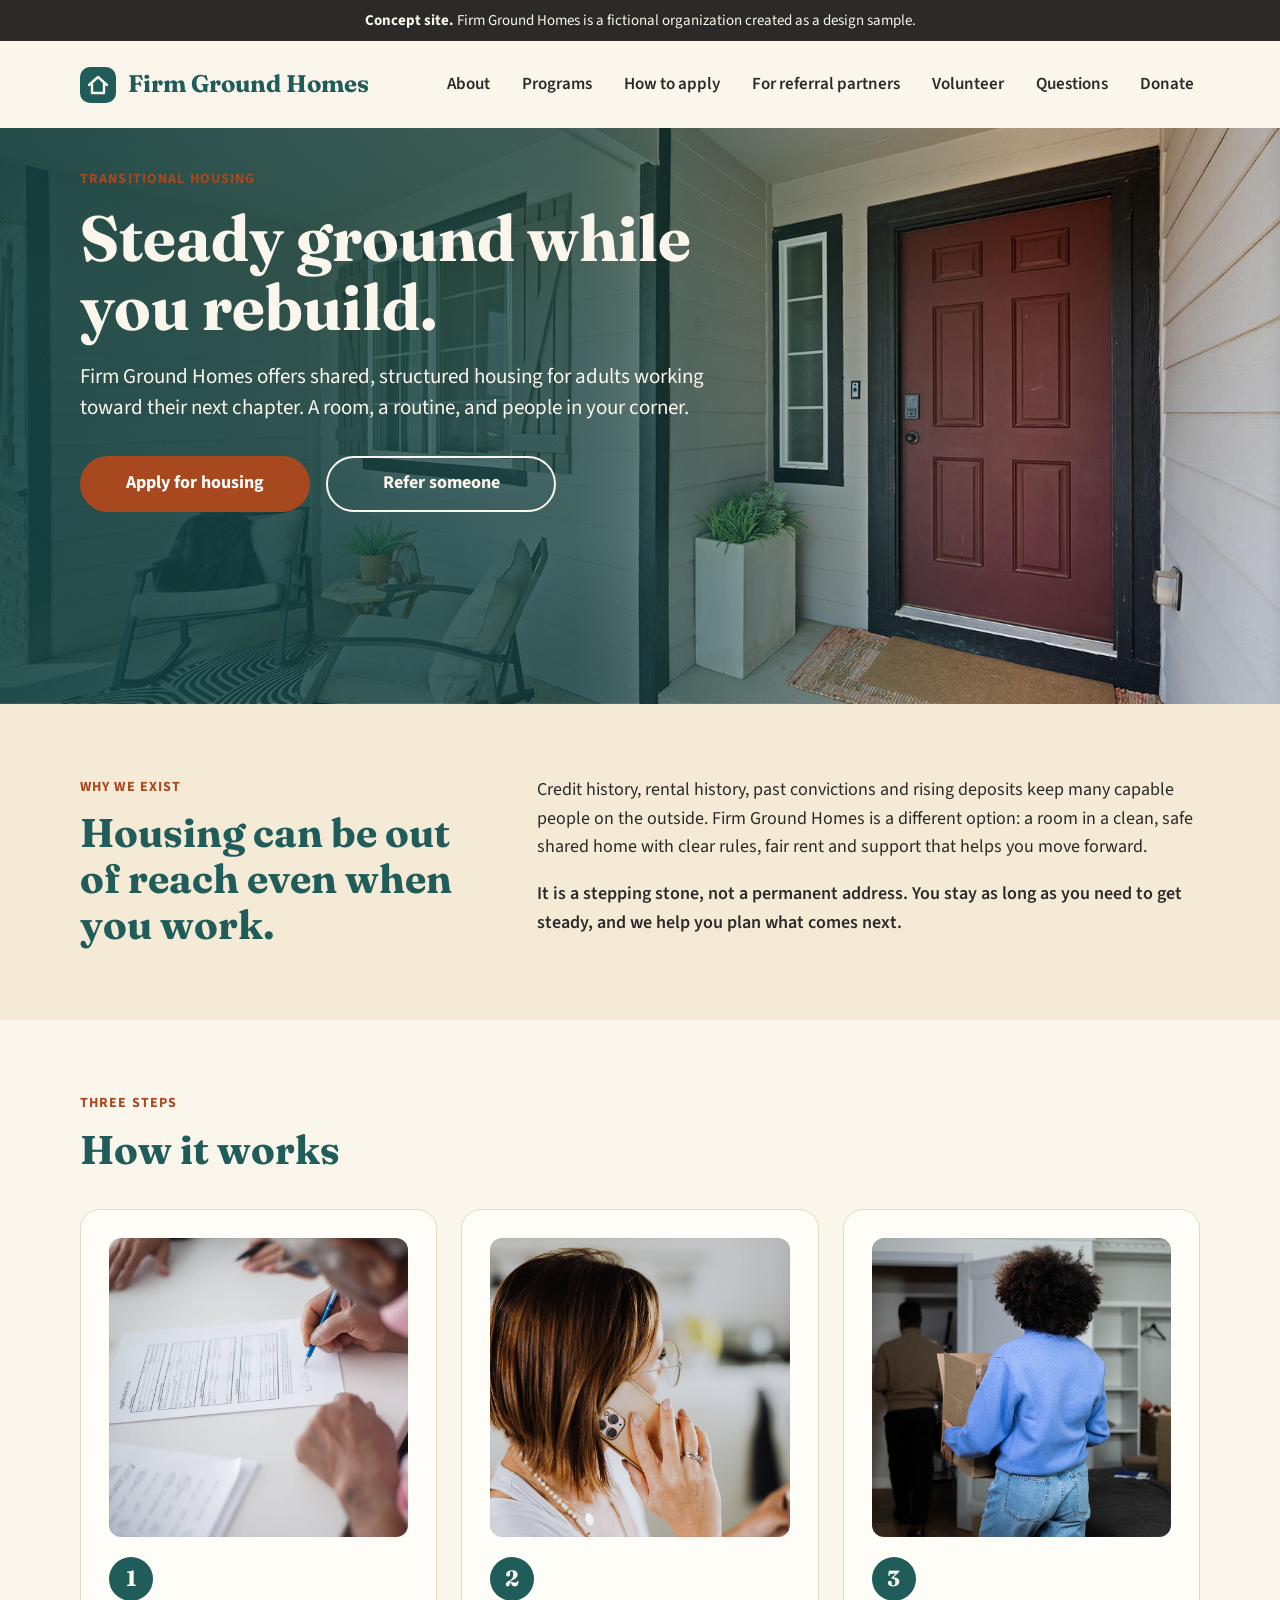
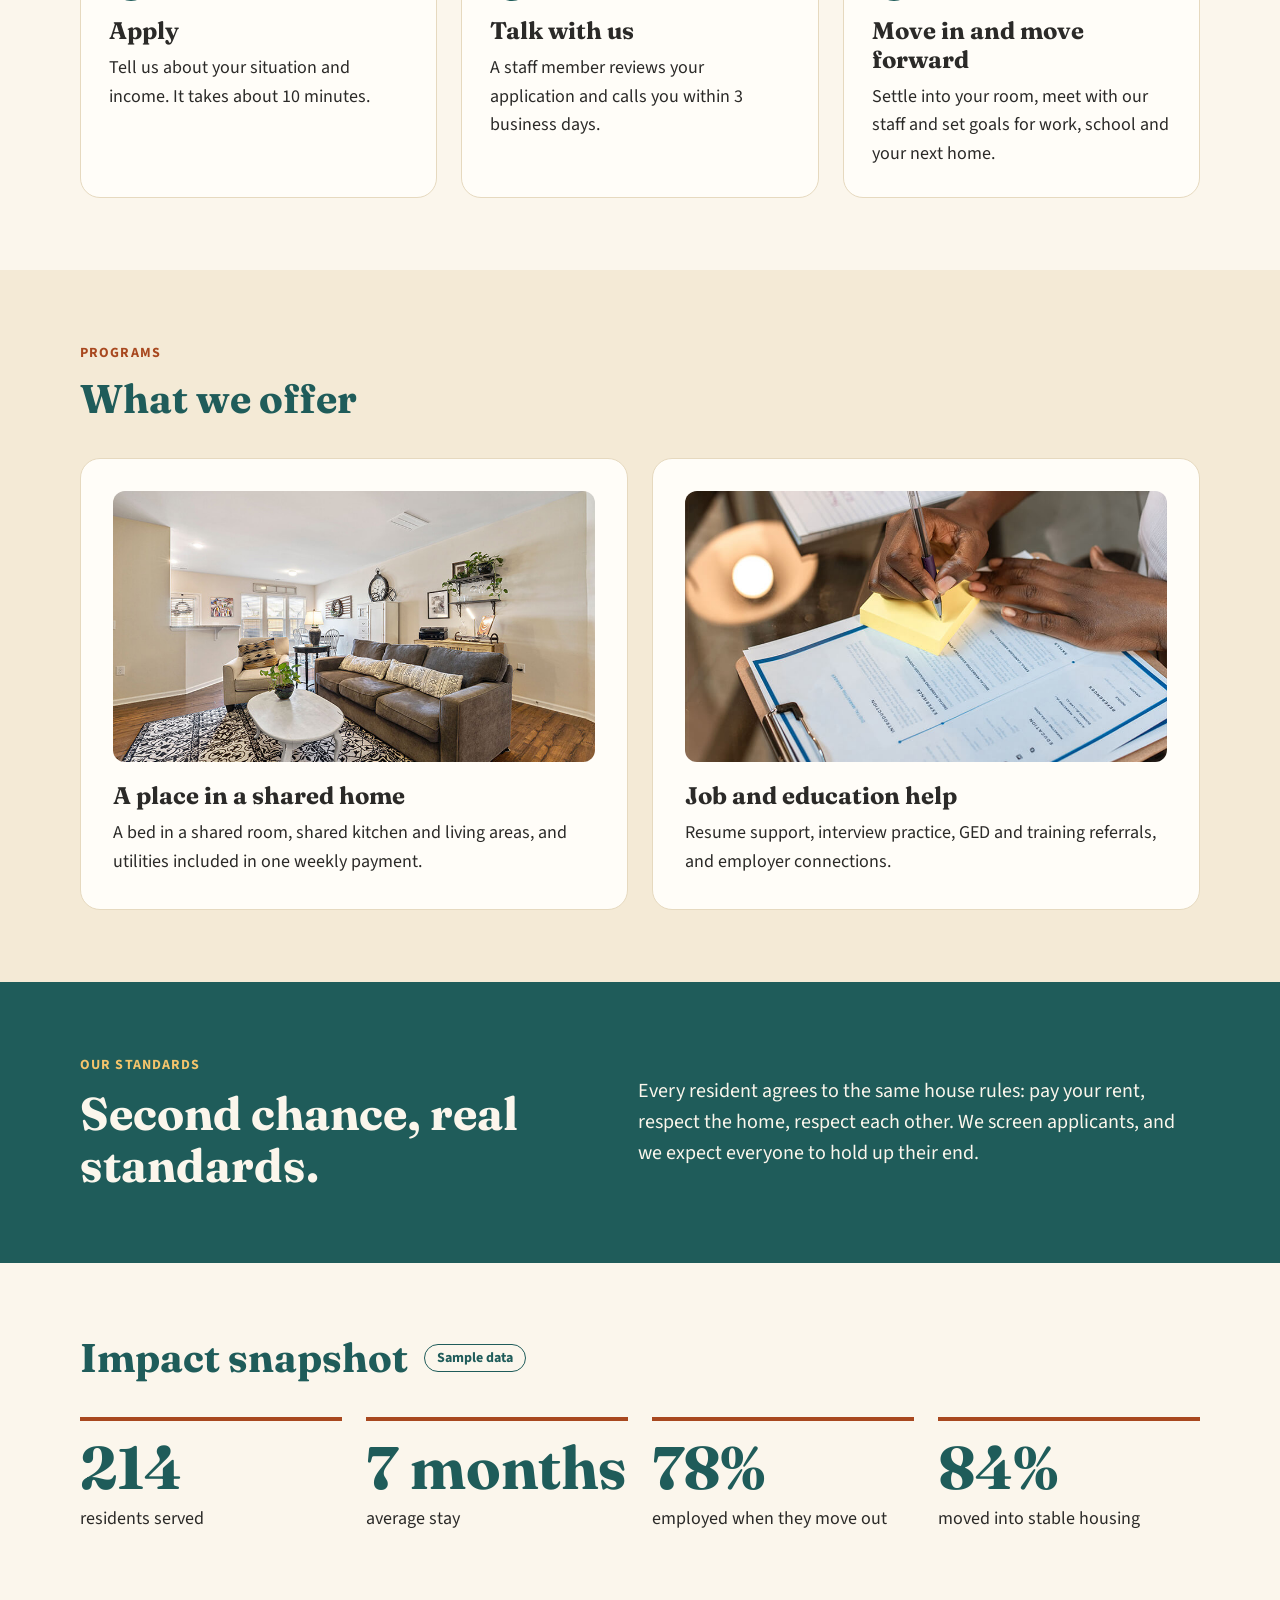
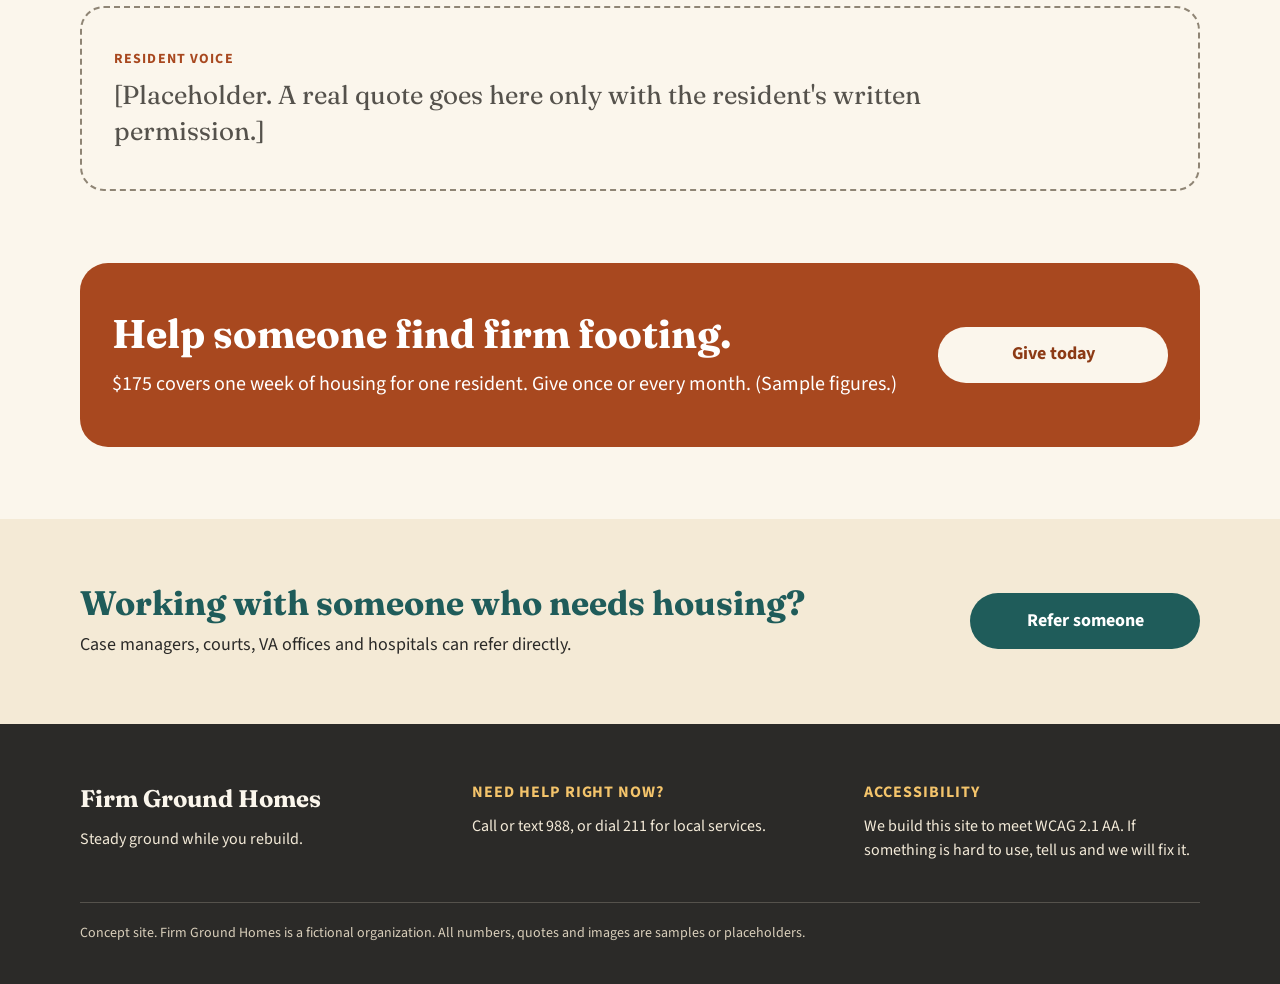
<file: index.html>
<!doctype html>
<html lang="en">
<head>
<meta charset="utf-8">
<meta name="viewport" content="width=device-width, initial-scale=1">
<meta name="robots" content="noindex">
<title>Firm Ground Homes: Home</title>
<link rel="stylesheet" href="https://fonts.googleapis.com/css2?family=Fraunces:opsz,wght@9..144,500;9..144,700&amp;family=Source+Sans+3:wght@400;600;700&amp;display=swap">
<link rel="stylesheet" href="assets/styles.css">
</head>
<body>


<div class="site">

<div class="concept-banner"><strong>Concept site.</strong> Firm Ground Homes is a fictional organization created as a design sample.</div>

<header class="site-header">
<a href="#" class="site-logo">
<svg width="36" height="36" viewBox="0 0 36 36" aria-hidden="true"><rect width="36" height="36" rx="10" fill="#1F5C5A"/><path d="M9 18 L18 10 L27 18 M12 17v9h12v-9" fill="none" stroke="#FBF6EC" stroke-width="2.4" stroke-linecap="round" stroke-linejoin="round"/></svg>
<span class="site-logo__name">Firm Ground Homes</span>
</a>
<button class="site-nav__toggle" type="button" aria-expanded="false" aria-controls="site-nav">
<span class="site-nav__toggle-icon" aria-hidden="true"></span>
<span class="visually-hidden">Menu</span>
</button>
<nav id="site-nav" aria-label="Main" class="site-nav">
<a href="about.html" class="site-nav__link">About</a>
<a href="programs.html" class="site-nav__link">Programs</a>
<a href="apply.html" class="site-nav__link">How to apply</a>
<a href="referral.html" class="site-nav__link">For referral partners</a>
<a href="volunteer.html" class="site-nav__link">Volunteer</a>
<a href="faq.html" class="site-nav__link">Questions</a>
<a href="donate.html" class="site-nav__link">Donate</a>
</nav>
</header>

<main>
<section class="home-hero">
<div class="home-hero__inner">
<div class="home-hero__copy">
<p class="eyebrow">Transitional housing</p>
<h1 class="home-hero__title">Steady ground while you rebuild.</h1>
<p class="page-lead">Firm Ground Homes offers shared, structured housing for adults working toward their next chapter. A room, a routine, and people in your corner.</p>
<div class="button-row">
<a href="apply.html" class="button button--primary button--wide">Apply for housing</a>
<a href="referral.html" class="button button--outline-light button--wide">Refer someone</a>
</div>
</div>
<!-- <div class="content-column">
<svg viewBox="0 0 480 400" role="img" aria-label="Illustration placeholder: a warm, lit shared home with a tree and a sunny sky" class="home-hero__illustration">
<rect width="480" height="400" fill="#F1E4CC"/>
<circle cx="392" cy="86" r="46" fill="#F4C46B"/>
<ellipse cx="240" cy="372" rx="280" ry="62" fill="#BFD8D2"/>
<rect x="318" y="96" width="26" height="64" fill="#A8481F"/>
<polygon points="86,194 240,80 394,194" fill="#1F5C5A"/>
<rect x="110" y="190" width="260" height="162" fill="#FFFDF8"/>
<rect x="206" y="250" width="68" height="102" rx="6" fill="#A8481F"/>
<circle cx="262" cy="302" r="4" fill="#FBF6EC"/>
<rect x="130" y="218" width="58" height="58" rx="4" fill="#F4C46B"/>
<path d="M159 218v58M130 247h58" stroke="#1F5C5A" stroke-width="3"/>
<rect x="292" y="218" width="58" height="58" rx="4" fill="#F4C46B"/>
<path d="M321 218v58M292 247h58" stroke="#1F5C5A" stroke-width="3"/>
<rect x="194" y="352" width="92" height="10" rx="3" fill="#E6D9BF"/>
<rect x="52" y="272" width="12" height="82" fill="#6B4A2E"/>
<circle cx="58" cy="250" r="42" fill="#3E7F6B"/>
<circle cx="424" cy="318" r="26" fill="#3E7F6B"/>
<rect x="419" y="330" width="10" height="26" fill="#6B4A2E"/>
</svg>
<p class="home-hero__caption">Illustration placeholder. Final photography is chosen with the client.</p>
</div> -->
</div>
</section>

<section id="why" class="band-section">
<div class="feature-row">
<div class="split-layout__heading">
<p class="eyebrow">Why we exist</p>
<h2 class="split-layout__title">Housing can be out of reach even when you work.</h2>
</div>
<div class="split-layout__content">
<p class="body-paragraph">Credit history, rental history, past convictions and rising deposits keep many capable people on the outside. Firm Ground Homes is a different option: a room in a clean, safe shared home with clear rules, fair rent and support that helps you move forward.</p>
<p class="emphasis-text">It is a stepping stone, not a permanent address. You stay as long as you need to get steady, and we help you plan what comes next.</p>
</div>
</div>
</section>

<section id="how" class="page-section">
<p class="eyebrow">Three steps</p>
<h2 class="section-title">How it works</h2>
<div class="card-grid">
<div class="step-card">
<img class="step-card__image" src="assets/images/application_01.jpg" alt="A person filling out an application form">
<div class="step-number">1</div>
<h3 class="card-heading">Apply</h3>
<p class="card-text">Tell us about your situation and income. It takes about 10 minutes.</p>
</div>
<div class="step-card">
<img class="step-card__image" src="assets/images/conversation_01.jpg" alt="Two people having a conversation">
<div class="step-number">2</div>
<h3 class="card-heading">Talk with us</h3>
<p class="card-text">A staff member reviews your application and calls you within 3 business days.</p>
</div>
<div class="step-card">
<img class="step-card__image" src="assets/images/movein_01.jpg" alt="A resident settling into their new home">
<div class="step-number">3</div>
<h3 class="card-heading">Move in and move forward</h3>
<p class="card-text">Settle into your room, meet with our staff and set goals for work, school and your next home.</p>
</div>
</div>
</section>

<section id="offer" class="band-section">
<div class="container">
<p class="eyebrow">Programs</p>
<h2 class="section-title">What we offer</h2>
<div class="card-grid">
<div class="program-card">
<img class="program-card__image" src="assets/images/sharedhome_01.jpg" alt="Living room in a shared home">
<h3 class="card-heading">A place in a shared home</h3>
<p class="card-text">A bed in a shared room, shared kitchen and living areas, and utilities included in one weekly payment.</p>
</div>
<div class="program-card">
<img class="program-card__image" src="assets/images/jobsearch_01.jpg" alt="A person searching for job opportunities">
<h3 class="card-heading">Job and education help</h3>
<p class="card-text">Resume support, interview practice, GED and training referrals, and employer connections.</p>
</div>
</div>
</div>
</section>

<section class="mission-band">
<div class="mission-band__inner">
<div class="standards-intro">
<p class="eyebrow--on-dark">Our standards</p>
<h2 class="standards-intro__title">Second chance, real standards.</h2>
</div>
<p class="standards-intro__text">Every resident agrees to the same house rules: pay your rent, respect the home, respect each other. We screen applicants, and we expect everyone to hold up their end.</p>
</div>
</section>

<section class="outcomes-section">
<div class="section-heading-row--roomy">
<h2 class="split-layout__title">Impact snapshot</h2>
<span class="sample-badge">Sample data</span>
</div>
<div class="card-grid">
<div class="outcome-stat">
<div class="outcome-stat__value">214</div>
<p class="outcome-stat__label">residents served</p>
</div>
<div class="outcome-stat">
<div class="outcome-stat__value">7 months</div>
<p class="outcome-stat__label">average stay</p>
</div>
<div class="outcome-stat">
<div class="outcome-stat__value">78%</div>
<p class="outcome-stat__label">employed when they move out</p>
</div>
<div class="outcome-stat">
<div class="outcome-stat__value">84%</div>
<p class="outcome-stat__label">moved into stable housing</p>
</div>
</div>
</section>

<section class="quote-section">
<div class="quote-card">
<p class="quote-card__label">Resident voice</p>
<p class="quote-card__text">[Placeholder. A real quote goes here only with the resident's written permission.]</p>
</div>
</section>

<section id="donate" class="donate-cta-section">
<div class="donate-cta">
<div class="donate-cta__copy">
<h2 class="donate-cta__title">Help someone find firm footing.</h2>
<p class="donate-cta__text">$175 covers one week of housing for one resident. Give once or every month. (Sample figures.)</p>
</div>
<a href="donate.html" class="button button--light-on-accent button--wide">Give today</a>
</div>
</section>

<section id="refer" class="referral-cta-section">
<div class="referral-cta__inner">
<div class="donate-cta__copy">
<h2 class="referral-cta__title">Working with someone who needs housing?</h2>
<p class="referral-cta__text">Case managers, courts, VA offices and hospitals can refer directly.</p>
</div>
<a href="referral.html" class="button button--secondary button--wide">Refer someone</a>
</div>
</section>
</main>

<footer class="site-footer">
<div class="site-footer__inner">
<div class="site-footer__column">
<div class="site-footer__brand">Firm Ground Homes</div>
<p class="site-footer__text">Steady ground while you rebuild.</p>
</div>
<div class="site-footer__column">
<h2 class="site-footer__heading">Need help right now?</h2>
<p class="site-footer__text">Call or text 988, or dial 211 for local services.</p>
</div>
<div class="site-footer__column">
<h2 class="site-footer__heading">Accessibility</h2>
<p class="site-footer__text">We build this site to meet WCAG 2.1 AA. If something is hard to use, tell us and we will fix it.</p>
</div>
</div>
<p class="site-footer__disclaimer">Concept site. Firm Ground Homes is a fictional organization. All numbers, quotes and images are samples or placeholders.</p>
</footer>

</div>

<script src="assets/site-nav.js"></script>
</body>
</html>
</file>
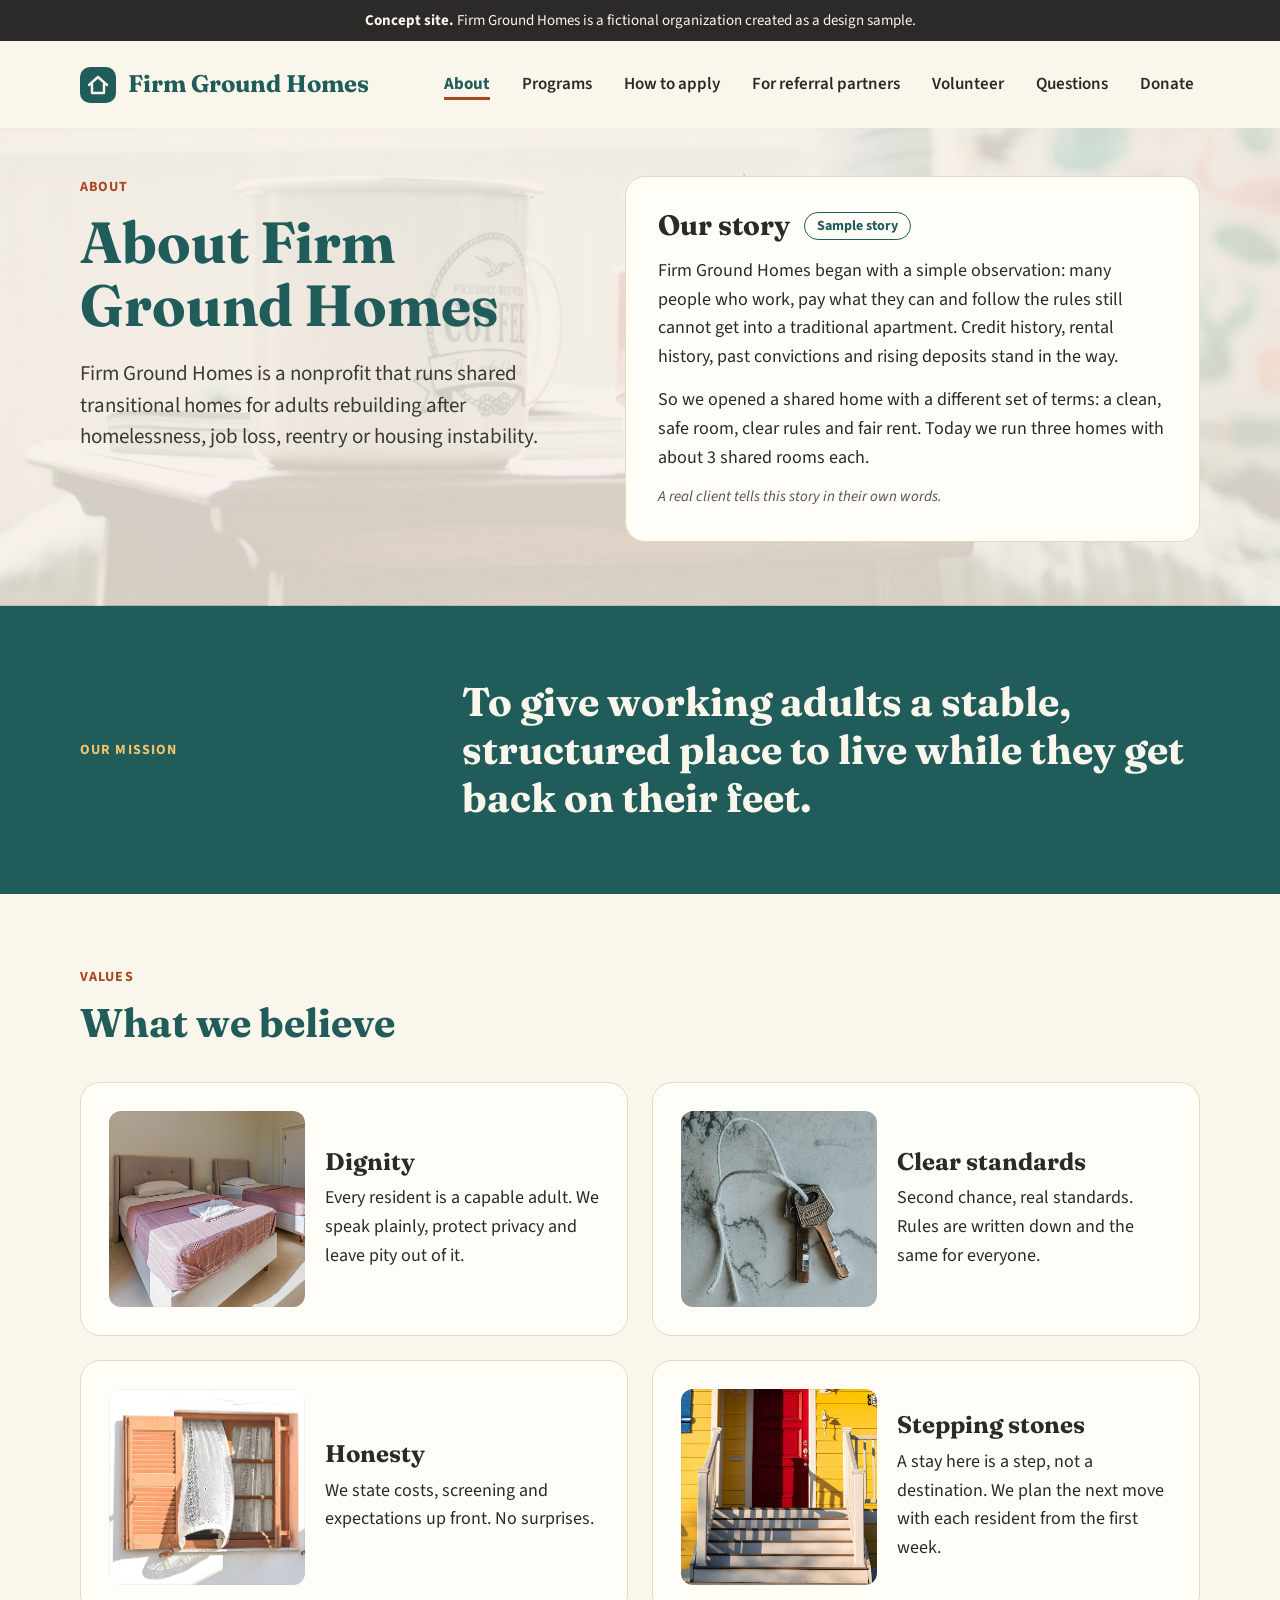
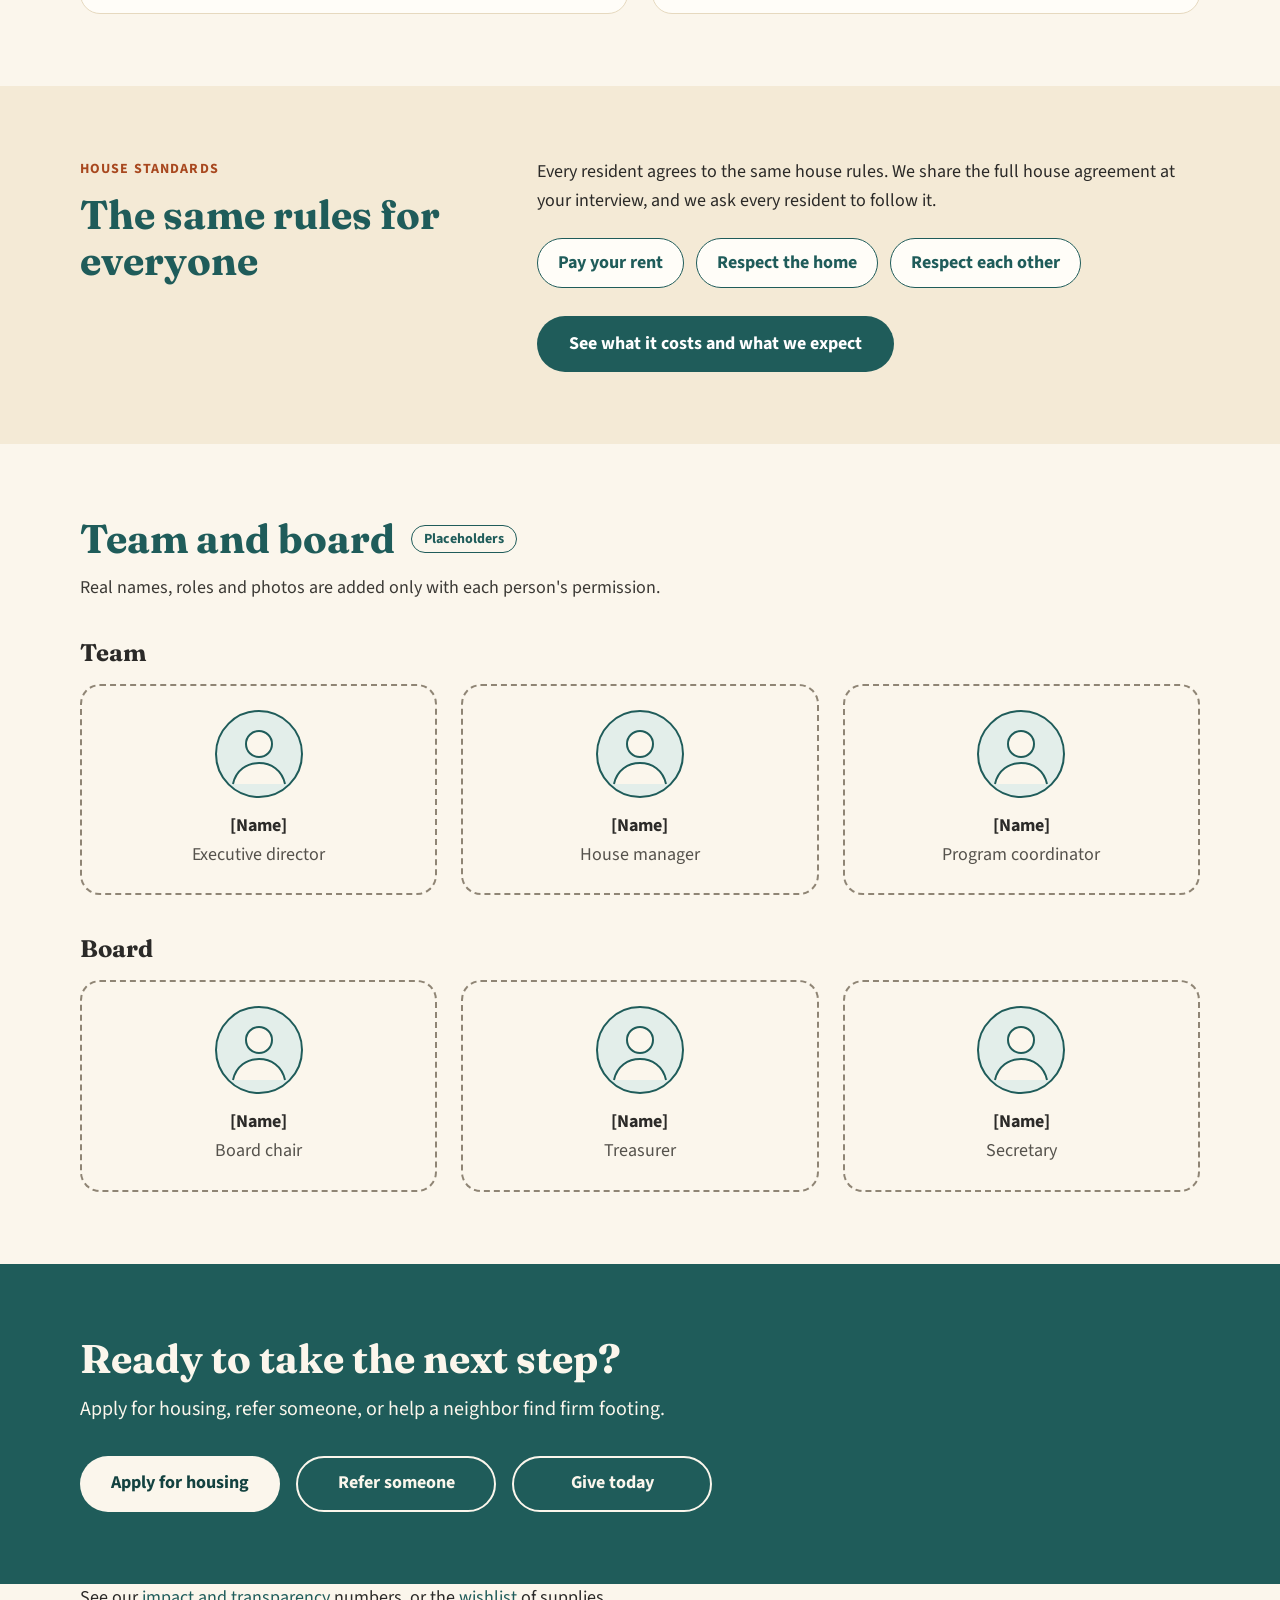
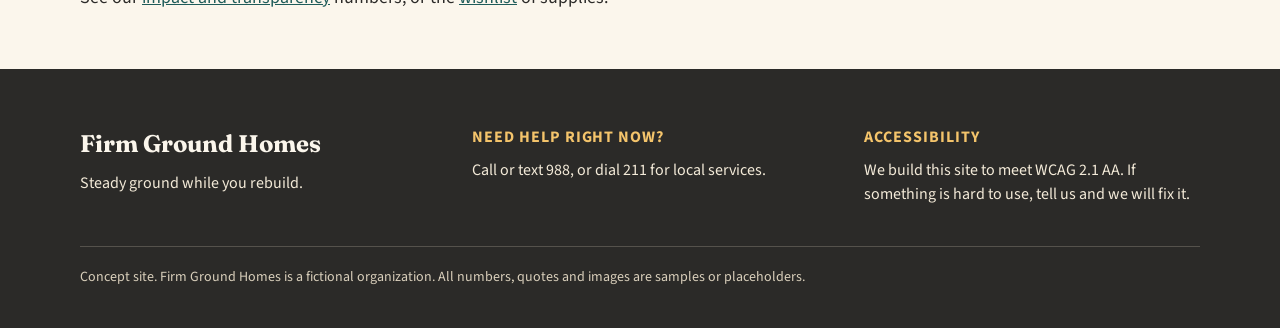
<file: about.html>
<!doctype html>
<html lang="en">
<head>
<meta charset="utf-8">
<meta name="viewport" content="width=device-width, initial-scale=1">
<meta name="robots" content="noindex">
<title>Firm Ground Homes: About</title>
<link rel="stylesheet" href="https://fonts.googleapis.com/css2?family=Fraunces:opsz,wght@9..144,500;9..144,700&amp;family=Source+Sans+3:wght@400;600;700&amp;display=swap">
<link rel="stylesheet" href="assets/styles.css">
</head>
<body>


<div class="site">

<div class="concept-banner"><strong>Concept site.</strong> Firm Ground Homes is a fictional organization created as a design sample.</div>

<header class="site-header">
<a href="index.html" class="site-logo">
<svg width="36" height="36" viewBox="0 0 36 36" aria-hidden="true"><rect width="36" height="36" rx="10" fill="#1F5C5A"/><path d="M9 18 L18 10 L27 18 M12 17v9h12v-9" fill="none" stroke="#FBF6EC" stroke-width="2.4" stroke-linecap="round" stroke-linejoin="round"/></svg>
<span class="site-logo__name">Firm Ground Homes</span>
</a>
<button class="site-nav__toggle" type="button" aria-expanded="false" aria-controls="site-nav">
<span class="site-nav__toggle-icon" aria-hidden="true"></span>
<span class="visually-hidden">Menu</span>
</button>
<nav id="site-nav" aria-label="Main" class="site-nav">
<a href="about.html" aria-current="page" class="site-nav__link site-nav__link--current">About</a>
<a href="programs.html" class="site-nav__link">Programs</a>
<a href="apply.html" class="site-nav__link">How to apply</a>
<a href="referral.html" class="site-nav__link">For referral partners</a>
<a href="volunteer.html" class="site-nav__link">Volunteer</a>
<a href="faq.html" class="site-nav__link">Questions</a>
<a href="donate.html" class="site-nav__link">Donate</a>
</nav>
</header>

<main>
<section class="about-hero about-hero--with-image">
<div class="about-hero__text">
<p class="eyebrow">About</p>
<h1 class="page-title">About Firm Ground Homes</h1>
<p class="about-hero__lead">Firm Ground Homes is a nonprofit that runs shared transitional homes for adults rebuilding after homelessness, job loss, reentry or housing instability.</p>
</div>
<div class="story-card">
<div class="story-card__heading-row">
<h2 class="card-title">Our story</h2>
<span class="sample-badge">Sample story</span>
</div>
<p class="body-paragraph--tight">Firm Ground Homes began with a simple observation: many people who work, pay what they can and follow the rules still cannot get into a traditional apartment. Credit history, rental history, past convictions and rising deposits stand in the way.</p>
<p class="body-paragraph--tight">So we opened a shared home with a different set of terms: a clean, safe room, clear rules and fair rent. Today we run three homes with about 3 shared rooms each.</p>
<p class="story-card__note"><em>A real client tells this story in their own words.</em></p>
</div>
</section>

<section class="mission-band">
<div class="mission-band__inner">
<div class="mission-band__label-wrap">
<p class="mission-band__label">Our mission</p>
</div>
<p class="mission-band__statement">To give working adults a stable, structured place to live while they get back on their feet.</p>
</div>
</section>

<section class="page-section">
<p class="eyebrow">Values</p>
<h2 class="section-title">What we believe</h2>
<div class="card-grid about-values__grid">

<div class="value-card about-values__card--with-image">
<img class="about-values__image" src="assets/images/twin-beds.jpg" alt="Two twin beds in a shared room">
<div>
<h3 class="card-heading">Dignity</h3>
<p class="card-text">Every resident is a capable adult. We speak plainly, protect privacy and leave pity out of it.</p>
</div>
</div>

<div class="value-card about-values__card--with-image">
<img class="about-values__image" src="assets/images/house-keys.jpg" alt="House keys">
<div>
<h3 class="card-heading">Clear standards</h3>
<p class="card-text">Second chance, real standards. Rules are written down and the same for everyone.</p>
</div>
</div>

<div class="value-card about-values__card--with-image">
<img class="about-values__image" src="assets/images/window.jpg" alt="A window letting light into a room">
<div>
<h3 class="card-heading">Honesty</h3>
<p class="card-text">We state costs, screening and expectations up front. No surprises.</p>
</div>
</div>

<div class="value-card about-values__card--with-image">
<img class="about-values__image" src="assets/images/stairs.jpg" alt="A set of stairs">
<div>
<h3 class="card-heading">Stepping stones</h3>
<p class="card-text">A stay here is a step, not a destination. We plan the next move with each resident from the first week.</p>
</div>
</div>

</div>
</section>

<section class="band-section">
<div class="about-rules">
<div class="split-layout__heading">
<p class="eyebrow">House standards</p>
<h2 class="split-layout__title">The same rules for everyone</h2>
</div>
<div class="split-layout__content">
<p class="rules-intro">Every resident agrees to the same house rules. We share the full house agreement at your interview, and we ask every resident to follow it.</p>
<ul class="rules-list">
<li class="rules-list__item">Pay your rent</li>
<li class="rules-list__item">Respect the home</li>
<li class="rules-list__item">Respect each other</li>
</ul>
<a href="programs.html" class="button button--secondary">See what it costs and what we expect</a>
</div>
</div>
</section>

<section class="page-section">
<div class="team-heading-row">
<h2 class="split-layout__title">Team and board</h2>
<span class="sample-badge">Placeholders</span>
</div>
<p class="team-intro">Real names, roles and photos are added only with each person's permission.</p>

<h3 class="team-group-title">Team</h3>
<div class="team-grid">
<div class="placeholder-card">
<svg width="88" height="88" viewBox="0 0 88 88" role="img" aria-label="Photo placeholder" class="placeholder-card__avatar"><circle cx="44" cy="44" r="43" fill="#E3EEEA" stroke="#1F5C5A" stroke-width="2"/><circle cx="44" cy="34" r="13" fill="#FBF6EC" stroke="#1F5C5A" stroke-width="2"/><path d="M18 74c3-14 14-21 26-21s23 7 26 21" fill="#FBF6EC" stroke="#1F5C5A" stroke-width="2"/></svg>
<div class="placeholder-card__name">[Name]</div>
<div class="muted-text">Executive director</div>
</div>
<div class="placeholder-card">
<svg width="88" height="88" viewBox="0 0 88 88" role="img" aria-label="Photo placeholder" class="placeholder-card__avatar"><circle cx="44" cy="44" r="43" fill="#E3EEEA" stroke="#1F5C5A" stroke-width="2"/><circle cx="44" cy="34" r="13" fill="#FBF6EC" stroke="#1F5C5A" stroke-width="2"/><path d="M18 74c3-14 14-21 26-21s23 7 26 21" fill="#FBF6EC" stroke="#1F5C5A" stroke-width="2"/></svg>
<div class="placeholder-card__name">[Name]</div>
<div class="muted-text">House manager</div>
</div>
<div class="placeholder-card">
<svg width="88" height="88" viewBox="0 0 88 88" role="img" aria-label="Photo placeholder" class="placeholder-card__avatar"><circle cx="44" cy="44" r="43" fill="#E3EEEA" stroke="#1F5C5A" stroke-width="2"/><circle cx="44" cy="34" r="13" fill="#FBF6EC" stroke="#1F5C5A" stroke-width="2"/><path d="M18 74c3-14 14-21 26-21s23 7 26 21" fill="#FBF6EC" stroke="#1F5C5A" stroke-width="2"/></svg>
<div class="placeholder-card__name">[Name]</div>
<div class="muted-text">Program coordinator</div>
</div>
</div>

<h3 class="team-group-title">Board</h3>
<div class="card-grid">
<div class="placeholder-card">
<svg width="88" height="88" viewBox="0 0 88 88" role="img" aria-label="Photo placeholder" class="placeholder-card__avatar"><circle cx="44" cy="44" r="43" fill="#E3EEEA" stroke="#1F5C5A" stroke-width="2"/><circle cx="44" cy="34" r="13" fill="#FBF6EC" stroke="#1F5C5A" stroke-width="2"/><path d="M18 74c3-14 14-21 26-21s23 7 26 21" fill="#FBF6EC" stroke="#1F5C5A" stroke-width="2"/></svg>
<div class="placeholder-card__name">[Name]</div>
<div class="muted-text">Board chair</div>
</div>
<div class="placeholder-card">
<svg width="88" height="88" viewBox="0 0 88 88" role="img" aria-label="Photo placeholder" class="placeholder-card__avatar"><circle cx="44" cy="44" r="43" fill="#E3EEEA" stroke="#1F5C5A" stroke-width="2"/><circle cx="44" cy="34" r="13" fill="#FBF6EC" stroke="#1F5C5A" stroke-width="2"/><path d="M18 74c3-14 14-21 26-21s23 7 26 21" fill="#FBF6EC" stroke="#1F5C5A" stroke-width="2"/></svg>
<div class="placeholder-card__name">[Name]</div>
<div class="muted-text">Treasurer</div>
</div>
<div class="placeholder-card">
<svg width="88" height="88" viewBox="0 0 88 88" role="img" aria-label="Photo placeholder" class="placeholder-card__avatar"><circle cx="44" cy="44" r="43" fill="#E3EEEA" stroke="#1F5C5A" stroke-width="2"/><circle cx="44" cy="34" r="13" fill="#FBF6EC" stroke="#1F5C5A" stroke-width="2"/><path d="M18 74c3-14 14-21 26-21s23 7 26 21" fill="#FBF6EC" stroke="#1F5C5A" stroke-width="2"/></svg>
<div class="placeholder-card__name">[Name]</div>
<div class="muted-text">Secretary</div>
</div>
</div>
</section>

<section class="mission-band">
<div class="container">
<h2 class="closing-cta__title">Ready to take the next step?</h2>
<p class="closing-cta__text">Apply for housing, refer someone, or help a neighbor find firm footing.</p>
<div class="button-row">
<a href="apply.html" class="button button--light button--compact">Apply for housing</a>
<a href="referral.html" class="button button--outline-light button--compact">Refer someone</a>
<a href="donate.html" class="button button--outline-light button--compact">Give today</a>
</div>
</div>
</section>
<section class="cross-links"><p class="cross-links__text">See our <a href="impact.html">impact and transparency</a> numbers, or the <a href="wishlist.html">wishlist</a> of supplies.</p></section>
</main>

<footer class="site-footer">
<div class="site-footer__inner">
<div class="site-footer__column">
<div class="site-footer__brand">Firm Ground Homes</div>
<p class="site-footer__text">Steady ground while you rebuild.</p>
</div>
<div class="site-footer__column">
<h2 class="site-footer__heading">Need help right now?</h2>
<p class="site-footer__text">Call or text 988, or dial 211 for local services.</p>
</div>
<div class="site-footer__column">
<h2 class="site-footer__heading">Accessibility</h2>
<p class="site-footer__text">We build this site to meet WCAG 2.1 AA. If something is hard to use, tell us and we will fix it.</p>
</div>
</div>
<p class="site-footer__disclaimer">Concept site. Firm Ground Homes is a fictional organization. All numbers, quotes and images are samples or placeholders.</p>
</footer>

</div>

<script src="assets/site-nav.js"></script>
</body>
</html>
</file>
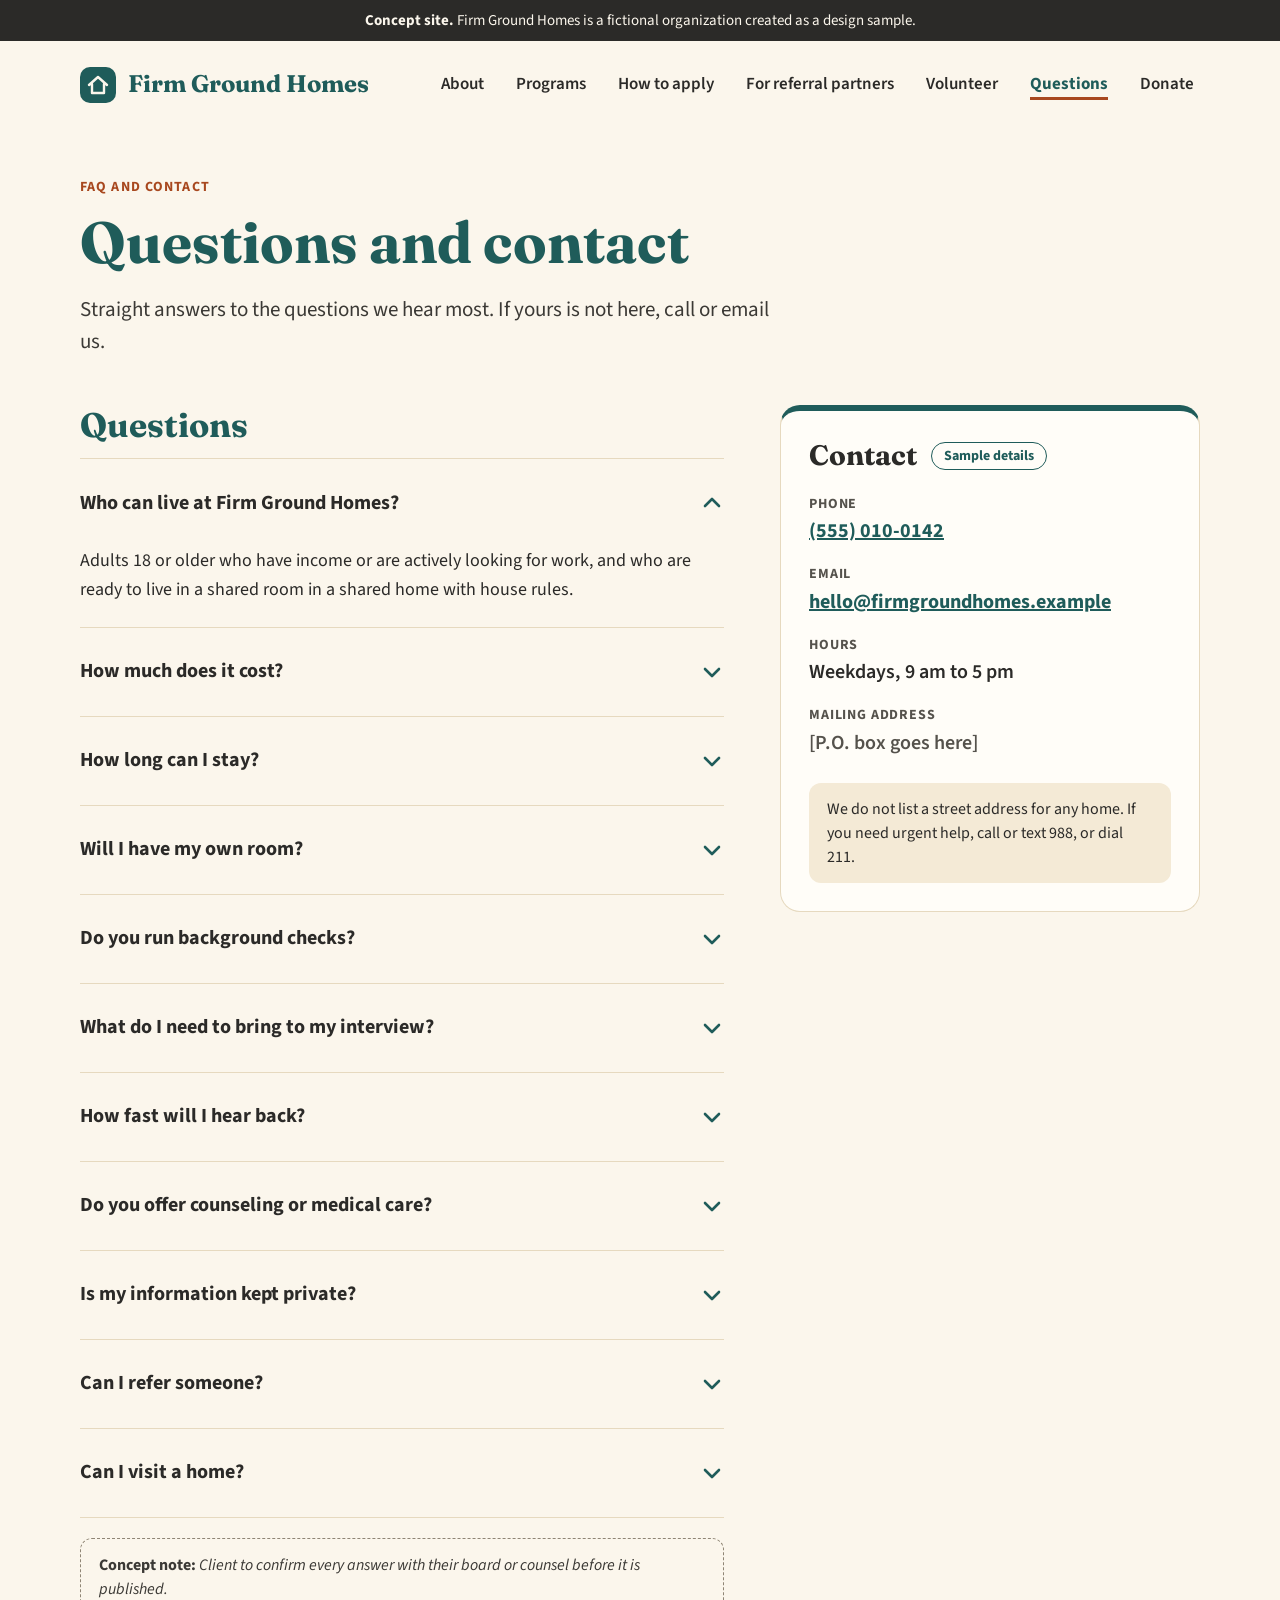
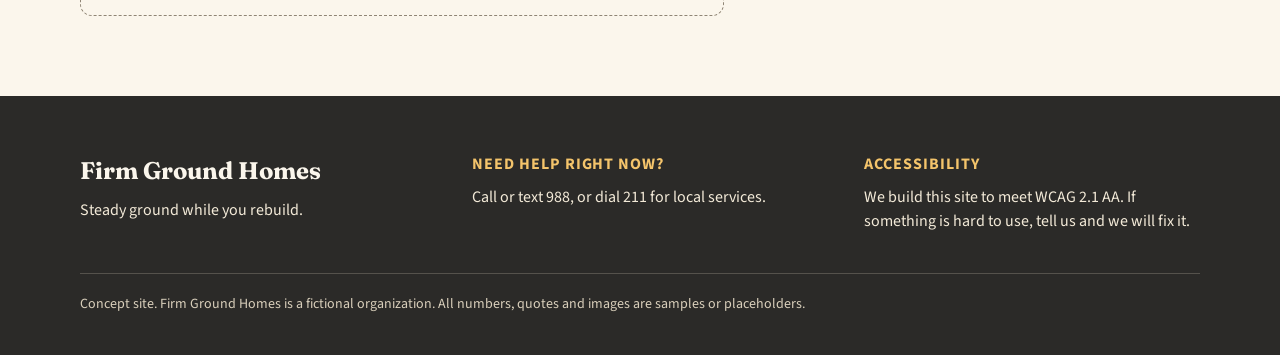
<file: faq.html>
<!doctype html>
<html lang="en">
<head>
<meta charset="utf-8">
<meta name="viewport" content="width=device-width, initial-scale=1">
<meta name="robots" content="noindex">
<title>Firm Ground Homes: Questions and Contact</title>
<link rel="stylesheet" href="https://fonts.googleapis.com/css2?family=Fraunces:opsz,wght@9..144,500;9..144,700&amp;family=Source+Sans+3:wght@400;600;700&amp;display=swap">
<link rel="stylesheet" href="assets/styles.css">
</head>
<body>


<div class="site">

<div class="concept-banner"><strong>Concept site.</strong> Firm Ground Homes is a fictional organization created as a design sample.</div>

<header class="site-header">
<a href="index.html" class="site-logo">
<svg width="36" height="36" viewBox="0 0 36 36" aria-hidden="true"><rect width="36" height="36" rx="10" fill="#1F5C5A"/><path d="M9 18 L18 10 L27 18 M12 17v9h12v-9" fill="none" stroke="#FBF6EC" stroke-width="2.4" stroke-linecap="round" stroke-linejoin="round"/></svg>
<span class="site-logo__name">Firm Ground Homes</span>
</a>
<button class="site-nav__toggle" type="button" aria-expanded="false" aria-controls="site-nav">
<span class="site-nav__toggle-icon" aria-hidden="true"></span>
<span class="visually-hidden">Menu</span>
</button>
<nav id="site-nav" aria-label="Main" class="site-nav">
<a href="about.html" class="site-nav__link">About</a>
<a href="programs.html" class="site-nav__link">Programs</a>
<a href="apply.html" class="site-nav__link">How to apply</a>
<a href="referral.html" class="site-nav__link">For referral partners</a>
<a href="volunteer.html" class="site-nav__link">Volunteer</a>
<a href="faq.html" aria-current="page" class="site-nav__link site-nav__link--current">Questions</a>
<a href="donate.html" class="site-nav__link">Donate</a>
</nav>
</header>

<main>
<section class="faq-hero">
<p class="eyebrow">FAQ and contact</p>
<h1 class="page-title">Questions and contact</h1>
<p class="page-lead--flush">Straight answers to the questions we hear most. If yours is not here, call or email us.</p>
</section>

<section class="faq-body">

<div class="faq-list-column">
<h2 class="faq-title">Questions</h2>
<div class="faq-list">

<details open class="faq-item">
<summary class="faq-item__question">
<span>Who can live at Firm Ground Homes?</span>
<svg width="24" height="24" viewBox="0 0 24 24" aria-hidden="true" class="faq-item__chevron icon--fixed"><path d="M5 9l7 7 7-7" fill="none" stroke="#1F5C5A" stroke-width="2.6" stroke-linecap="round" stroke-linejoin="round"/></svg>
</summary>
<div class="faq-item__answer">Adults 18 or older who have income or are actively looking for work, and who are ready to live in a shared room in a shared home with house rules.</div>
</details>

<details class="faq-item">
<summary class="faq-item__question">
<span>How much does it cost?</span>
<svg width="24" height="24" viewBox="0 0 24 24" aria-hidden="true" class="faq-item__chevron icon--fixed"><path d="M5 9l7 7 7-7" fill="none" stroke="#1F5C5A" stroke-width="2.6" stroke-linecap="round" stroke-linejoin="round"/></svg>
</summary>
<div class="faq-item__answer">$125 to $175 per week on a sliding scale based on income. Utilities and Wi-Fi are included. There is a refundable deposit equal to one week's rent, and no hidden fees. (Sample figures.)</div>
</details>

<details class="faq-item">
<summary class="faq-item__question">
<span>How long can I stay?</span>
<svg width="24" height="24" viewBox="0 0 24 24" aria-hidden="true" class="faq-item__chevron icon--fixed"><path d="M5 9l7 7 7-7" fill="none" stroke="#1F5C5A" stroke-width="2.6" stroke-linecap="round" stroke-linejoin="round"/></svg>
</summary>
<div class="faq-item__answer">There is no set length of stay. This is a stepping stone, not a permanent home, so we start planning your next move with you from the first week.</div>
</details>

<details class="faq-item">
<summary class="faq-item__question">
<span>Will I have my own room?</span>
<svg width="24" height="24" viewBox="0 0 24 24" aria-hidden="true" class="faq-item__chevron icon--fixed"><path d="M5 9l7 7 7-7" fill="none" stroke="#1F5C5A" stroke-width="2.6" stroke-linecap="round" stroke-linejoin="round"/></svg>
</summary>
<div class="faq-item__answer">No. Rooms are shared, and each home has about 3 rooms. You also share the kitchen, living room and bathrooms.</div>
</details>

<details class="faq-item">
<summary class="faq-item__question">
<span>Do you run background checks?</span>
<svg width="24" height="24" viewBox="0 0 24 24" aria-hidden="true" class="faq-item__chevron icon--fixed"><path d="M5 9l7 7 7-7" fill="none" stroke="#1F5C5A" stroke-width="2.6" stroke-linecap="round" stroke-linejoin="round"/></svg>
</summary>
<div class="faq-item__answer">We review every application one at a time, and a background review is part of screening. A past conviction, eviction or low credit score does not automatically rule you out.</div>
</details>

<details class="faq-item">
<summary class="faq-item__question">
<span>What do I need to bring to my interview?</span>
<svg width="24" height="24" viewBox="0 0 24 24" aria-hidden="true" class="faq-item__chevron icon--fixed"><path d="M5 9l7 7 7-7" fill="none" stroke="#1F5C5A" stroke-width="2.6" stroke-linecap="round" stroke-linejoin="round"/></svg>
</summary>
<div class="faq-item__answer">Photo ID, proof of income or a list of your job search steps, and one emergency contact. A referral letter helps if someone referred you. If you are missing something, apply anyway and we will help you gather it. <a href="apply.html">How to apply</a></div>
</details>

<details class="faq-item">
<summary class="faq-item__question">
<span>How fast will I hear back?</span>
<svg width="24" height="24" viewBox="0 0 24 24" aria-hidden="true" class="faq-item__chevron icon--fixed"><path d="M5 9l7 7 7-7" fill="none" stroke="#1F5C5A" stroke-width="2.6" stroke-linecap="round" stroke-linejoin="round"/></svg>
</summary>
<div class="faq-item__answer">A staff member calls within 3 business days, and we give a decision within 5 business days.</div>
</details>

<details class="faq-item">
<summary class="faq-item__question">
<span>Do you offer counseling or medical care?</span>
<svg width="24" height="24" viewBox="0 0 24 24" aria-hidden="true" class="faq-item__chevron icon--fixed"><path d="M5 9l7 7 7-7" fill="none" stroke="#1F5C5A" stroke-width="2.6" stroke-linecap="round" stroke-linejoin="round"/></svg>
</summary>
<div class="faq-item__answer">No. We are not a medical or clinical facility. If you need urgent help, call or text 988, or dial 211.</div>
</details>

<details class="faq-item">
<summary class="faq-item__question">
<span>Is my information kept private?</span>
<svg width="24" height="24" viewBox="0 0 24 24" aria-hidden="true" class="faq-item__chevron icon--fixed"><path d="M5 9l7 7 7-7" fill="none" stroke="#1F5C5A" stroke-width="2.6" stroke-linecap="round" stroke-linejoin="round"/></svg>
</summary>
<div class="faq-item__answer">Yes. We never share your information. We ask only for what we need, and the application form does not ask about your background. We talk about that with you by phone.</div>
</details>

<details class="faq-item">
<summary class="faq-item__question">
<span>Can I refer someone?</span>
<svg width="24" height="24" viewBox="0 0 24 24" aria-hidden="true" class="faq-item__chevron icon--fixed"><path d="M5 9l7 7 7-7" fill="none" stroke="#1F5C5A" stroke-width="2.6" stroke-linecap="round" stroke-linejoin="round"/></svg>
</summary>
<div class="faq-item__answer">Yes. Case managers, courts, VA offices, hospitals and other agencies can send a referral. The person must know about it and agree to be contacted. <a href="referral.html">For referral partners</a></div>
</details>

<details class="faq-item">
<summary class="faq-item__question">
<span>Can I visit a home?</span>
<svg width="24" height="24" viewBox="0 0 24 24" aria-hidden="true" class="faq-item__chevron icon--fixed"><path d="M5 9l7 7 7-7" fill="none" stroke="#1F5C5A" stroke-width="2.6" stroke-linecap="round" stroke-linejoin="round"/></svg>
</summary>
<div class="faq-item__answer">We do not publish the address of any home, to protect residents' privacy. A tour is part of the interview, and we share the location then.</div>
</details>

</div>
<p class="concept-note--spaced"><strong>Concept note:</strong> <em>Client to confirm every answer with their board or counsel before it is published.</em></p>
</div>

<aside aria-labelledby="contact-title" class="contact-card">
<div class="section-heading-row">
<h2 id="contact-title" class="card-title">Contact</h2>
<span class="sample-badge">Sample details</span>
</div>
<div class="contact-card__row">
<div class="contact-card__label">Phone</div>
<a href="tel:+15550100142" class="contact-card__link">(555) 010-0142</a>
</div>
<div class="contact-card__row">
<div class="contact-card__label">Email</div>
<a href="mailto:hello@firmgroundhomes.example" class="contact-card__link--email">hello@firmgroundhomes.example</a>
</div>
<div class="contact-card__row">
<div class="contact-card__label">Hours</div>
<div class="contact-card__value">Weekdays, 9 am to 5 pm</div>
</div>
<div class="contact-card__row--last">
<div class="contact-card__label">Mailing address</div>
<div class="contact-card__value--muted">[P.O. box goes here]</div>
</div>
<p class="contact-card__note">We do not list a street address for any home. If you need urgent help, call or text 988, or dial 211.</p>
</aside>

</section>
</main>

<footer class="site-footer">
<div class="site-footer__inner">
<div class="site-footer__column">
<div class="site-footer__brand">Firm Ground Homes</div>
<p class="site-footer__text">Steady ground while you rebuild.</p>
</div>
<div class="site-footer__column">
<h2 class="site-footer__heading">Need help right now?</h2>
<p class="site-footer__text">Call or text 988, or dial 211 for local services.</p>
</div>
<div class="site-footer__column">
<h2 class="site-footer__heading">Accessibility</h2>
<p class="site-footer__text">We build this site to meet WCAG 2.1 AA. If something is hard to use, tell us and we will fix it.</p>
</div>
</div>
<p class="site-footer__disclaimer">Concept site. Firm Ground Homes is a fictional organization. All numbers, quotes and images are samples or placeholders.</p>
</footer>

</div>

<script src="assets/site-nav.js"></script>
</body>
</html>
</file>
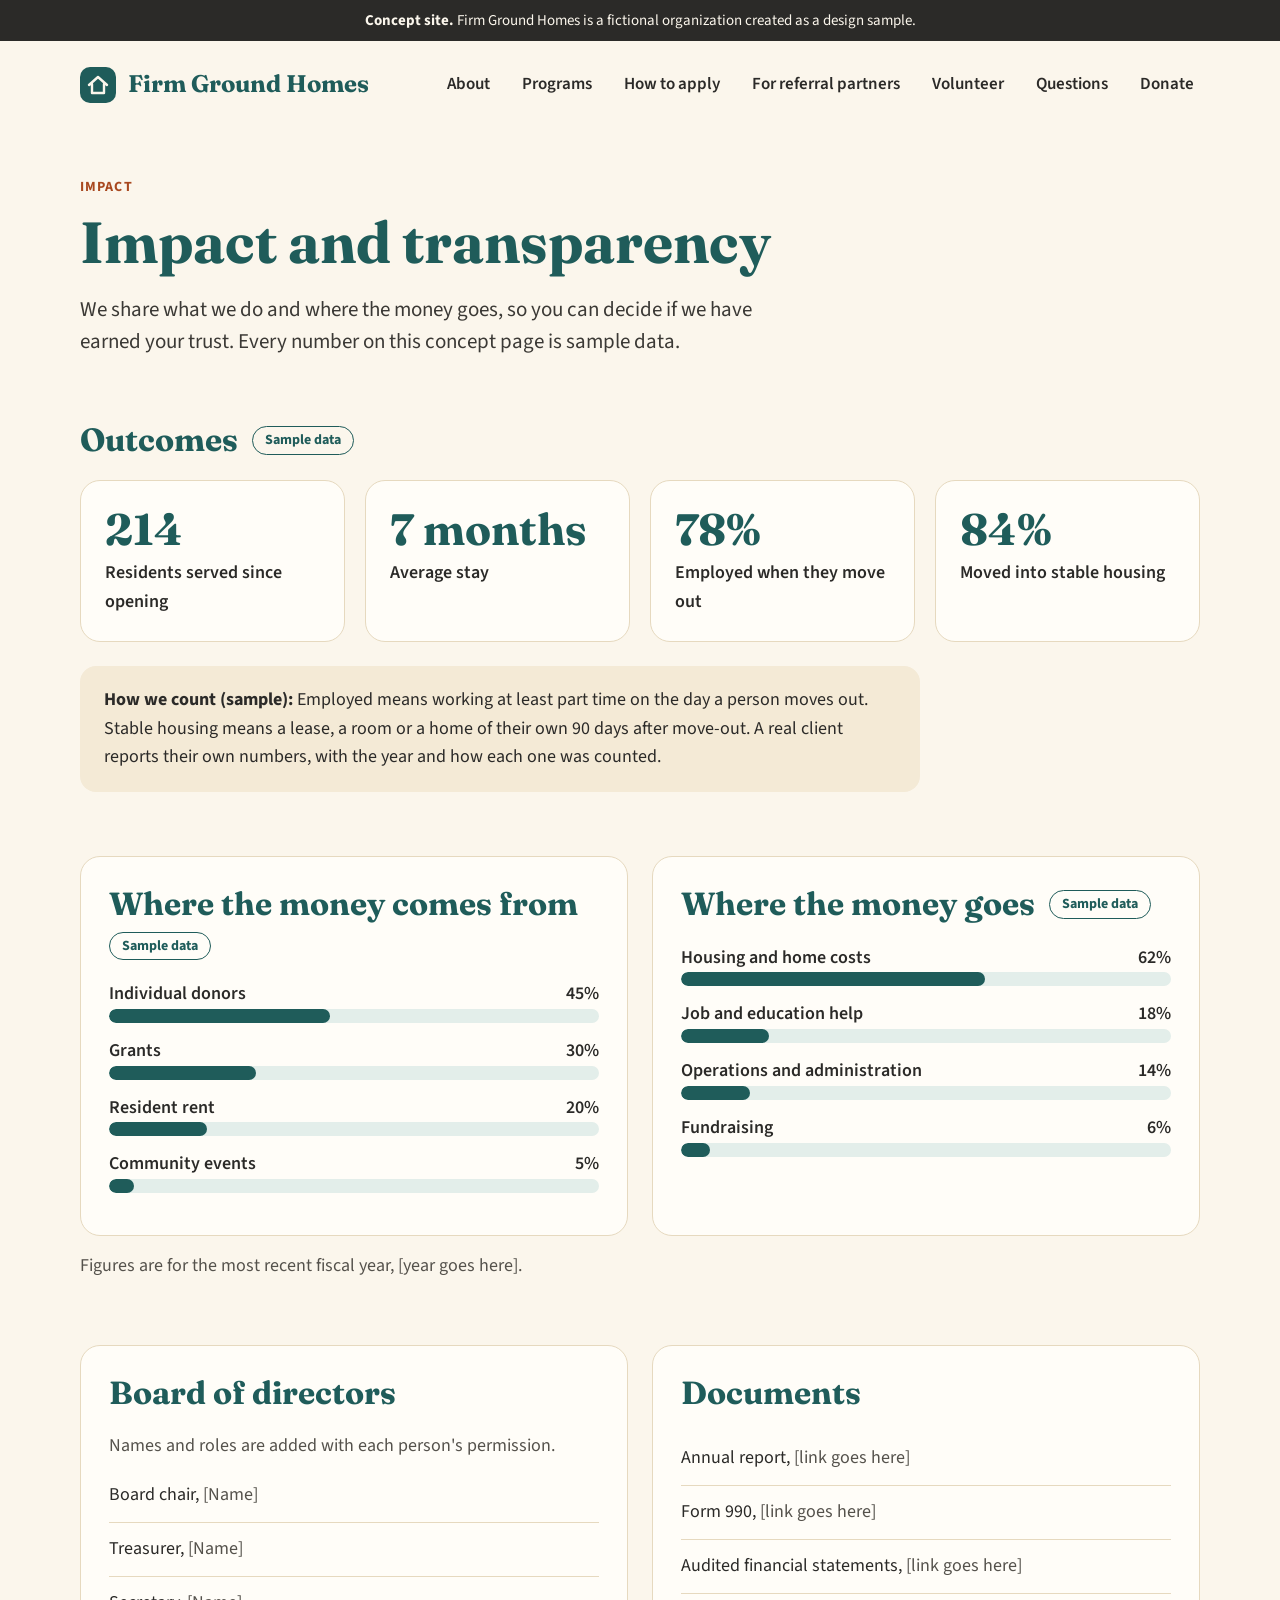
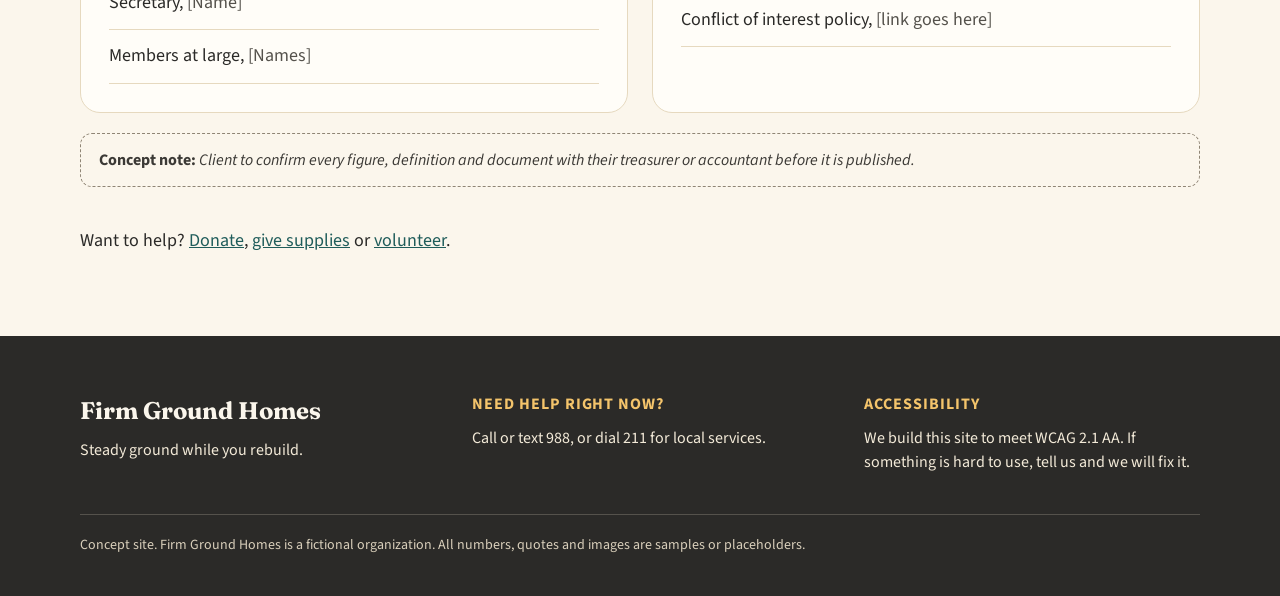
<file: impact.html>
<!doctype html>
<html lang="en">
<head>
<meta charset="utf-8">
<meta name="viewport" content="width=device-width, initial-scale=1">
<meta name="robots" content="noindex">
<title>Firm Ground Homes: Impact and Transparency</title>
<link rel="stylesheet" href="https://fonts.googleapis.com/css2?family=Fraunces:opsz,wght@9..144,500;9..144,700&amp;family=Source+Sans+3:wght@400;600;700&amp;display=swap">
<link rel="stylesheet" href="assets/styles.css">
</head>
<body>


<div class="site">

<div class="concept-banner"><strong>Concept site.</strong> Firm Ground Homes is a fictional organization created as a design sample.</div>

<header class="site-header">
<a href="index.html" class="site-logo">
<svg width="36" height="36" viewBox="0 0 36 36" aria-hidden="true"><rect width="36" height="36" rx="10" fill="#1F5C5A"/><path d="M9 18 L18 10 L27 18 M12 17v9h12v-9" fill="none" stroke="#FBF6EC" stroke-width="2.4" stroke-linecap="round" stroke-linejoin="round"/></svg>
<span class="site-logo__name">Firm Ground Homes</span>
</a>
<button class="site-nav__toggle" type="button" aria-expanded="false" aria-controls="site-nav">
<span class="site-nav__toggle-icon" aria-hidden="true"></span>
<span class="visually-hidden">Menu</span>
</button>
<nav id="site-nav" aria-label="Main" class="site-nav">
<a href="about.html" class="site-nav__link">About</a>
<a href="programs.html" class="site-nav__link">Programs</a>
<a href="apply.html" class="site-nav__link">How to apply</a>
<a href="referral.html" class="site-nav__link">For referral partners</a>
<a href="volunteer.html" class="site-nav__link">Volunteer</a>
<a href="faq.html" class="site-nav__link">Questions</a>
<a href="donate.html" class="site-nav__link">Donate</a>
</nav>
</header>

<main>
<section class="page-hero--compact">
<p class="eyebrow">Impact</p>
<h1 class="page-title">Impact and transparency</h1>
<p class="page-lead--flush">We share what we do and where the money goes, so you can decide if we have earned your trust. Every number on this concept page is sample data.</p>
</section>
<section class="data-section"><div class="section-heading-row"><h2 class="data-section__title">Outcomes</h2><span class="sample-badge">Sample data</span></div><div class="stat-grid"><div class="stat-card"><div class="stat-card__value">214</div><div class="stat-card__label">Residents served since opening</div></div><div class="stat-card"><div class="stat-card__value">7 months</div><div class="stat-card__label">Average stay</div></div><div class="stat-card"><div class="stat-card__value">78%</div><div class="stat-card__label">Employed when they move out</div></div><div class="stat-card"><div class="stat-card__value">84%</div><div class="stat-card__label">Moved into stable housing</div></div></div><div class="counting-note"><strong>How we count (sample):</strong> Employed means working at least part time on the day a person moves out. Stable housing means a lease, a room or a home of their own 90 days after move-out. A real client reports their own numbers, with the year and how each one was counted.</div></section><section class="data-section"><div class="card-grid"><div class="data-card"><div class="section-heading-row"><h2 class="data-section__title">Where the money comes from</h2><span class="sample-badge">Sample data</span></div><div role="img" aria-label="Share of income by source"><div class="bar-row"><div class="bar-row__header"><span>Individual donors</span><span>45%</span></div><div class="bar-row__track"><div class="bar-row__fill bar-row__fill--45"></div></div></div><div class="bar-row"><div class="bar-row__header"><span>Grants</span><span>30%</span></div><div class="bar-row__track"><div class="bar-row__fill bar-row__fill--30"></div></div></div><div class="bar-row"><div class="bar-row__header"><span>Resident rent</span><span>20%</span></div><div class="bar-row__track"><div class="bar-row__fill bar-row__fill--20"></div></div></div><div class="bar-row"><div class="bar-row__header"><span>Community events</span><span>5%</span></div><div class="bar-row__track"><div class="bar-row__fill bar-row__fill--5"></div></div></div></div></div><div class="data-card"><div class="section-heading-row"><h2 class="data-section__title">Where the money goes</h2><span class="sample-badge">Sample data</span></div><div role="img" aria-label="Share of spending by use"><div class="bar-row"><div class="bar-row__header"><span>Housing and home costs</span><span>62%</span></div><div class="bar-row__track"><div class="bar-row__fill bar-row__fill--62"></div></div></div><div class="bar-row"><div class="bar-row__header"><span>Job and education help</span><span>18%</span></div><div class="bar-row__track"><div class="bar-row__fill bar-row__fill--18"></div></div></div><div class="bar-row"><div class="bar-row__header"><span>Operations and administration</span><span>14%</span></div><div class="bar-row__track"><div class="bar-row__fill bar-row__fill--14"></div></div></div><div class="bar-row"><div class="bar-row__header"><span>Fundraising</span><span>6%</span></div><div class="bar-row__track"><div class="bar-row__fill bar-row__fill--6"></div></div></div></div></div></div><p class="data-section__footnote">Figures are for the most recent fiscal year, [year goes here].</p></section><section class="data-section"><div class="card-grid"><div class="data-card"><div class="section-heading-row"><h2 class="data-section__title">Board of directors</h2></div><p class="board-note">Names and roles are added with each person's permission.</p><ul class="plain-list"><li class="plain-list__item">Board chair, <span class="placeholder-text">[Name]</span></li><li class="plain-list__item">Treasurer, <span class="placeholder-text">[Name]</span></li><li class="plain-list__item">Secretary, <span class="placeholder-text">[Name]</span></li><li class="plain-list__item">Members at large, <span class="placeholder-text">[Names]</span></li></ul></div><div class="data-card"><div class="section-heading-row"><h2 class="data-section__title">Documents</h2></div><ul class="plain-list"><li class="plain-list__item">Annual report, <span class="placeholder-text">[link goes here]</span></li><li class="plain-list__item">Form 990, <span class="placeholder-text">[link goes here]</span></li><li class="plain-list__item">Audited financial statements, <span class="placeholder-text">[link goes here]</span></li><li class="plain-list__item">Conflict of interest policy, <span class="placeholder-text">[link goes here]</span></li></ul></div></div><p class="concept-note--spaced"><strong>Concept note:</strong> <em>Client to confirm every figure, definition and document with their treasurer or accountant before it is published.</em></p></section><section class="closing-links"><p class="card-text">Want to help? <a href="donate.html">Donate</a>, <a href="wishlist.html">give supplies</a> or <a href="volunteer.html">volunteer</a>.</p></section></main>

<footer class="site-footer">
<div class="site-footer__inner">
<div class="site-footer__column">
<div class="site-footer__brand">Firm Ground Homes</div>
<p class="site-footer__text">Steady ground while you rebuild.</p>
</div>
<div class="site-footer__column">
<h2 class="site-footer__heading">Need help right now?</h2>
<p class="site-footer__text">Call or text 988, or dial 211 for local services.</p>
</div>
<div class="site-footer__column">
<h2 class="site-footer__heading">Accessibility</h2>
<p class="site-footer__text">We build this site to meet WCAG 2.1 AA. If something is hard to use, tell us and we will fix it.</p>
</div>
</div>
<p class="site-footer__disclaimer">Concept site. Firm Ground Homes is a fictional organization. All numbers, quotes and images are samples or placeholders.</p>
</footer>

</div>

<script src="assets/site-nav.js"></script>
</body>
</html>
</file>
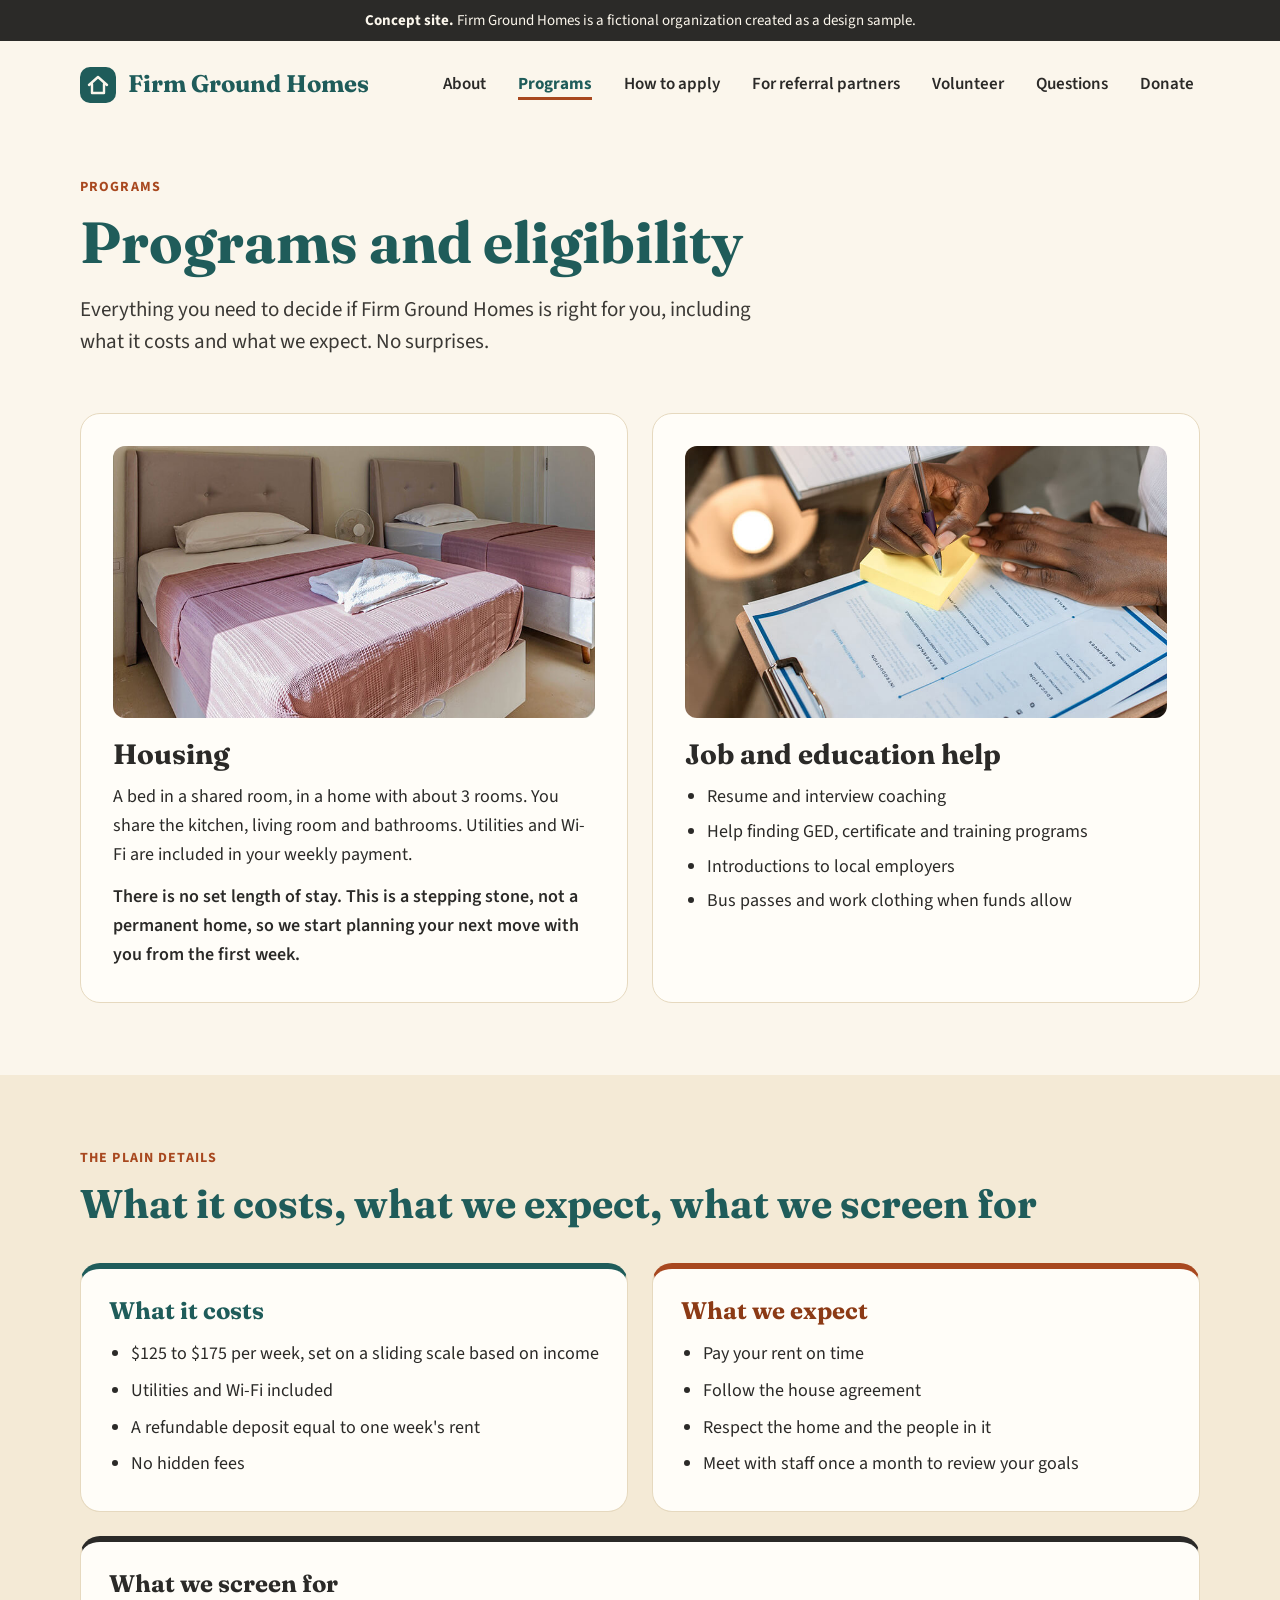
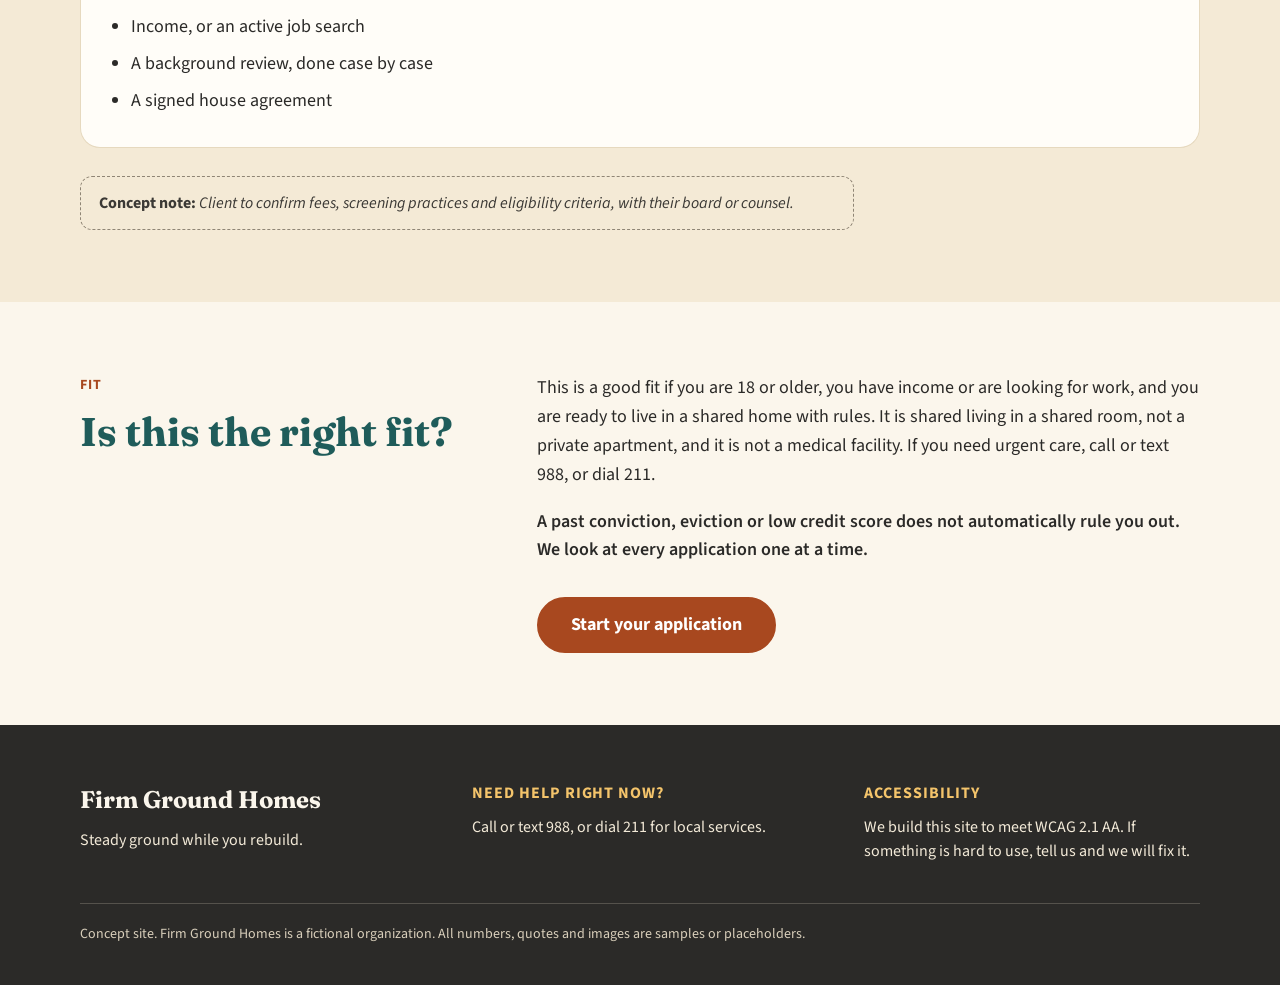
<file: programs.html>
<!doctype html>
<html lang="en">
<head>
<meta charset="utf-8">
<meta name="viewport" content="width=device-width, initial-scale=1">
<meta name="robots" content="noindex">
<title>Firm Ground Homes: Programs and Eligibility</title>
<link rel="stylesheet" href="https://fonts.googleapis.com/css2?family=Fraunces:opsz,wght@9..144,500;9..144,700&amp;family=Source+Sans+3:wght@400;600;700&amp;display=swap">
<link rel="stylesheet" href="assets/styles.css">
</head>
<body>


<div class="site">

<div class="concept-banner"><strong>Concept site.</strong> Firm Ground Homes is a fictional organization created as a design sample.</div>

<header class="site-header">
<a href="index.html" class="site-logo">
<svg width="36" height="36" viewBox="0 0 36 36" aria-hidden="true"><rect width="36" height="36" rx="10" fill="#1F5C5A"/><path d="M9 18 L18 10 L27 18 M12 17v9h12v-9" fill="none" stroke="#FBF6EC" stroke-width="2.4" stroke-linecap="round" stroke-linejoin="round"/></svg>
<span class="site-logo__name">Firm Ground Homes</span>
</a>
<button class="site-nav__toggle" type="button" aria-expanded="false" aria-controls="site-nav">
<span class="site-nav__toggle-icon" aria-hidden="true"></span>
<span class="visually-hidden">Menu</span>
</button>
<nav id="site-nav" aria-label="Main" class="site-nav">
<a href="about.html" class="site-nav__link">About</a>
<a href="programs.html" aria-current="page" class="site-nav__link site-nav__link--current">Programs</a>
<a href="apply.html" class="site-nav__link">How to apply</a>
<a href="referral.html" class="site-nav__link">For referral partners</a>
<a href="volunteer.html" class="site-nav__link">Volunteer</a>
<a href="faq.html" class="site-nav__link">Questions</a>
<a href="donate.html" class="site-nav__link">Donate</a>
</nav>
</header>

<main>
<section class="page-hero">
<p class="eyebrow">Programs</p>
<h1 class="page-title">Programs and eligibility</h1>
<p class="page-lead--flush">Everything you need to decide if Firm Ground Homes is right for you, including what it costs and what we expect. No surprises.</p>
</section>

<section class="donate-cta-section">
<div class="card-grid">
<div class="program-detail-card">
<img class="program-card__image" src="assets/images/twin-beds.jpg" alt="Two twin beds in a shared room">
<h2 class="program-detail-card__title">Housing</h2>
<p class="body-paragraph--tight">A bed in a shared room, in a home with about 3 rooms. You share the kitchen, living room and bathrooms. Utilities and Wi-Fi are included in your weekly payment.</p>
<p class="emphasis-text">There is no set length of stay. This is a stepping stone, not a permanent home, so we start planning your next move with you from the first week.</p>
</div>
<div class="program-detail-card">
<img class="program-card__image" src="assets/images/jobsearch_01.jpg" alt="A person searching for job opportunities">
<h2 class="program-detail-card__title">Job and education help</h2>
<ul class="bullet-list">
<li class="bullet-list__item">Resume and interview coaching</li>
<li class="bullet-list__item">Help finding GED, certificate and training programs</li>
<li class="bullet-list__item">Introductions to local employers</li>
<li>Bus passes and work clothing when funds allow</li>
</ul>
</div>
</div>
</section>

<section class="band-section">
<div class="container">
<p class="eyebrow">The plain details</p>
<h2 class="section-title">What it costs, what we expect, what we screen for</h2>
<div class="card-grid">

<div class="criteria-card criteria-card--costs">
<h3 class="criteria-card__title criteria-card__title--costs">What it costs</h3>
<ul class="bullet-list">
<li class="criteria-card__item">$125 to $175 per week, set on a sliding scale based on income</li>
<li class="criteria-card__item">Utilities and Wi-Fi included</li>
<li class="criteria-card__item">A refundable deposit equal to one week's rent</li>
<li>No hidden fees</li>
</ul>
</div>

<div class="criteria-card criteria-card--expectations">
<h3 class="criteria-card__title criteria-card__title--expectations">What we expect</h3>
<ul class="bullet-list">
<li class="criteria-card__item">Pay your rent on time</li>
<li class="criteria-card__item">Follow the house agreement</li>
<li class="criteria-card__item">Respect the home and the people in it</li>
<li>Meet with staff once a month to review your goals</li>
</ul>
</div>

<div class="criteria-card criteria-card--screening">
<h3 class="criteria-card__title criteria-card__title--screening">What we screen for</h3>
<ul class="bullet-list">
<li class="criteria-card__item">Income, or an active job search</li>
<li class="criteria-card__item">A background review, done case by case</li>
<li>A signed house agreement</li>
</ul>
</div>

</div>
<p class="concept-note--wide"><strong>Concept note:</strong> <em>Client to confirm fees, screening practices and eligibility criteria, with their board or counsel.</em></p>
</div>
</section>

<section class="page-section">
<div class="split-layout">
<div class="split-layout__heading">
<p class="eyebrow">Fit</p>
<h2 class="split-layout__title">Is this the right fit?</h2>
</div>
<div class="split-layout__content">
<p class="body-paragraph">This is a good fit if you are 18 or older, you have income or are looking for work, and you are ready to live in a shared home with rules. It is shared living in a shared room, not a private apartment, and it is not a medical facility. If you need urgent care, call or text 988, or dial 211.</p>
<p class="programs-note">A past conviction, eviction or low credit score does not automatically rule you out. We look at every application one at a time.</p>
<a href="apply.html" class="button button--primary button--wide">Start your application</a>
</div>
</div>
</section>
</main>

<footer class="site-footer">
<div class="site-footer__inner">
<div class="site-footer__column">
<div class="site-footer__brand">Firm Ground Homes</div>
<p class="site-footer__text">Steady ground while you rebuild.</p>
</div>
<div class="site-footer__column">
<h2 class="site-footer__heading">Need help right now?</h2>
<p class="site-footer__text">Call or text 988, or dial 211 for local services.</p>
</div>
<div class="site-footer__column">
<h2 class="site-footer__heading">Accessibility</h2>
<p class="site-footer__text">We build this site to meet WCAG 2.1 AA. If something is hard to use, tell us and we will fix it.</p>
</div>
</div>
<p class="site-footer__disclaimer">Concept site. Firm Ground Homes is a fictional organization. All numbers, quotes and images are samples or placeholders.</p>
</footer>

</div>

<script src="assets/site-nav.js"></script>
</body>
</html>
</file>
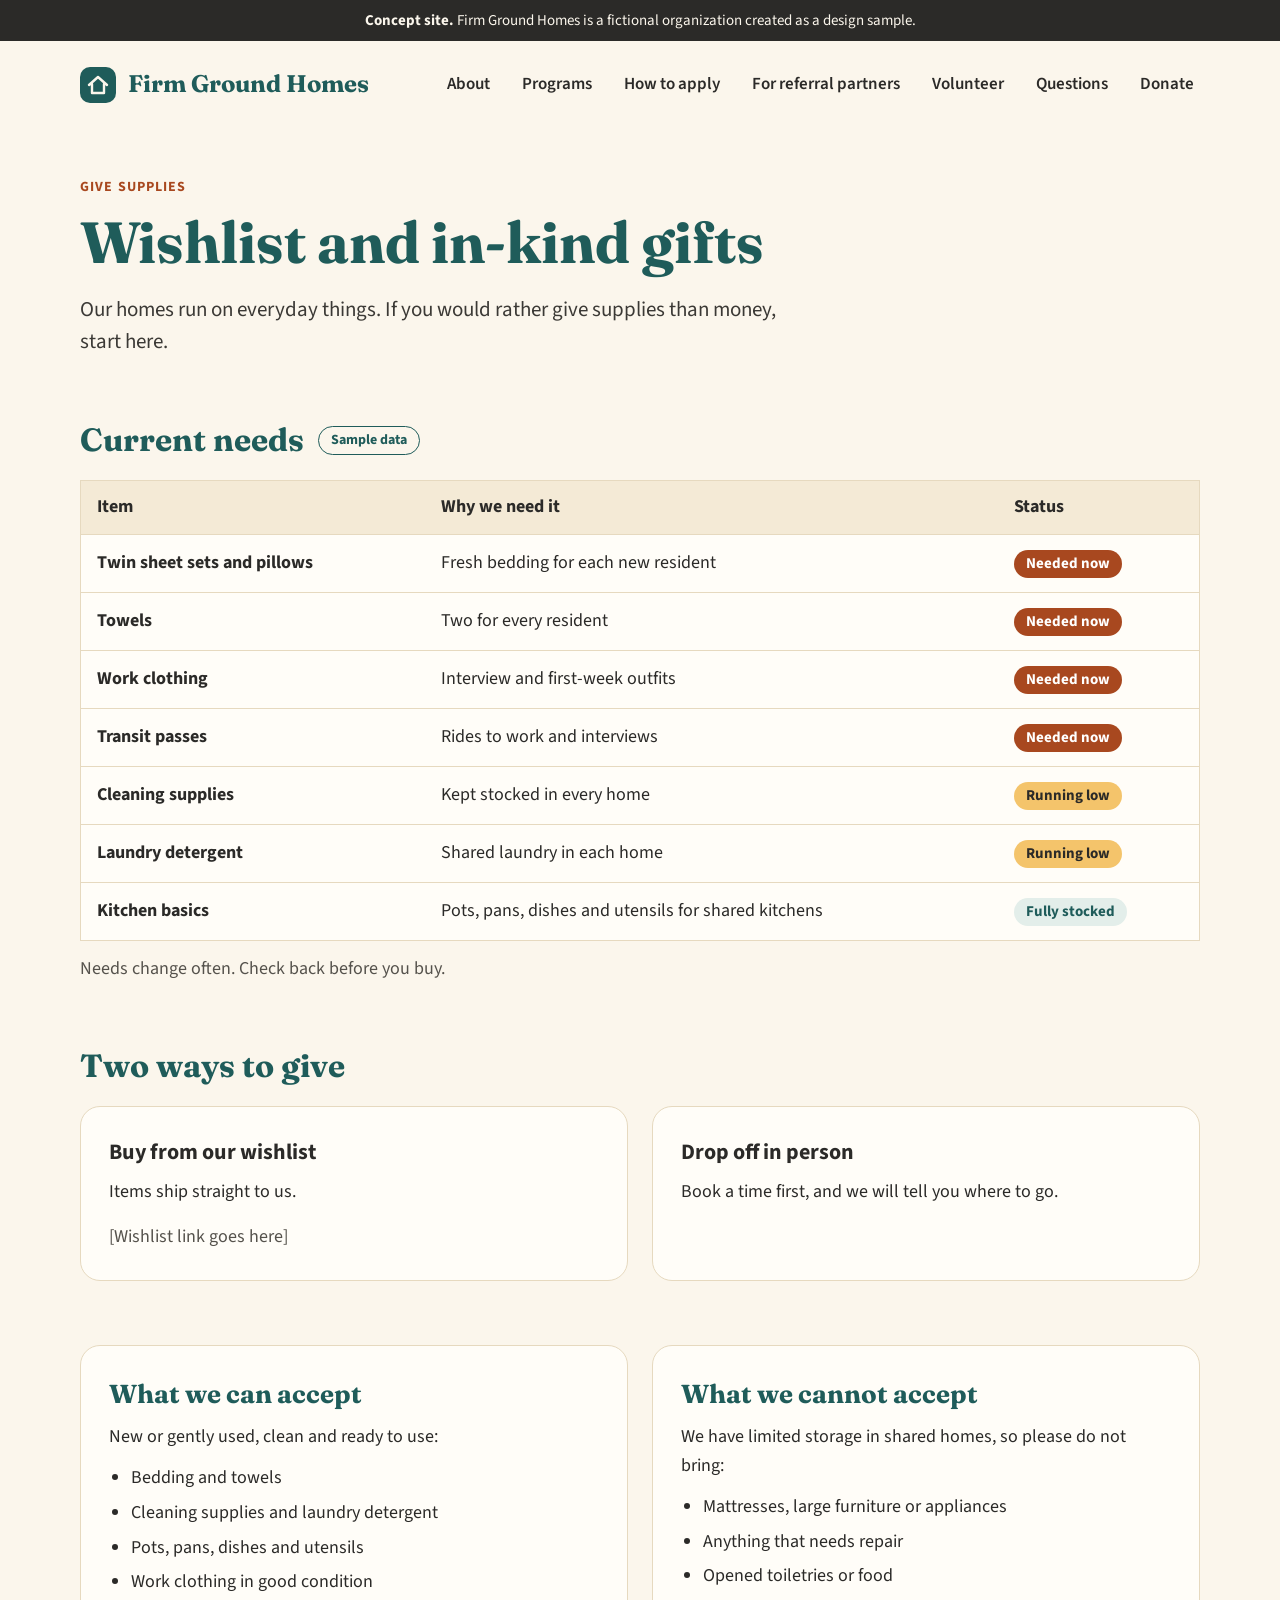
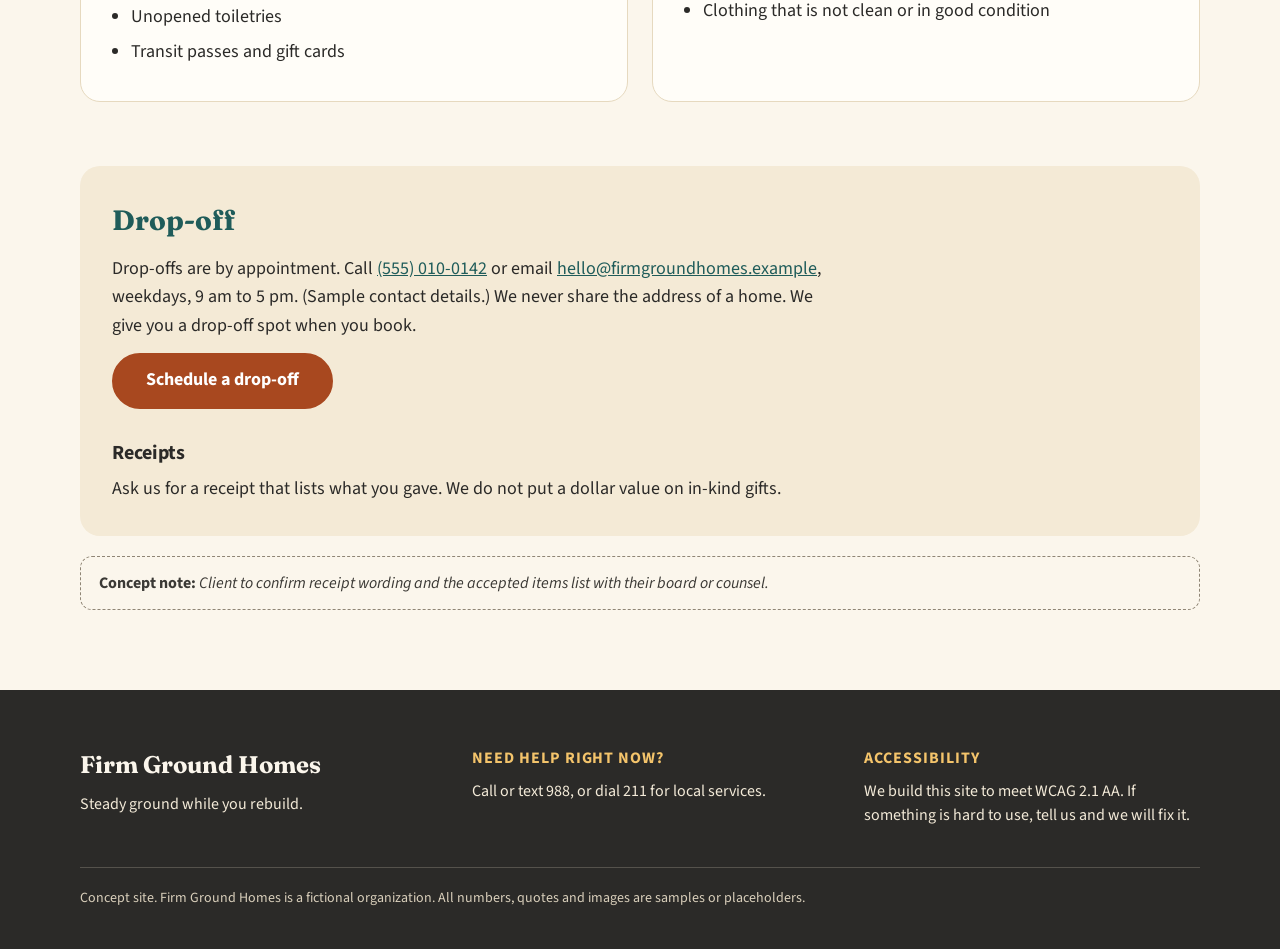
<file: wishlist.html>
<!doctype html>
<html lang="en">
<head>
<meta charset="utf-8">
<meta name="viewport" content="width=device-width, initial-scale=1">
<meta name="robots" content="noindex">
<title>Firm Ground Homes: Wishlist and In-Kind</title>
<link rel="stylesheet" href="https://fonts.googleapis.com/css2?family=Fraunces:opsz,wght@9..144,500;9..144,700&amp;family=Source+Sans+3:wght@400;600;700&amp;display=swap">
<link rel="stylesheet" href="assets/styles.css">
</head>
<body>


<div class="site">

<div class="concept-banner"><strong>Concept site.</strong> Firm Ground Homes is a fictional organization created as a design sample.</div>

<header class="site-header">
<a href="index.html" class="site-logo">
<svg width="36" height="36" viewBox="0 0 36 36" aria-hidden="true"><rect width="36" height="36" rx="10" fill="#1F5C5A"/><path d="M9 18 L18 10 L27 18 M12 17v9h12v-9" fill="none" stroke="#FBF6EC" stroke-width="2.4" stroke-linecap="round" stroke-linejoin="round"/></svg>
<span class="site-logo__name">Firm Ground Homes</span>
</a>
<button class="site-nav__toggle" type="button" aria-expanded="false" aria-controls="site-nav">
<span class="site-nav__toggle-icon" aria-hidden="true"></span>
<span class="visually-hidden">Menu</span>
</button>
<nav id="site-nav" aria-label="Main" class="site-nav">
<a href="about.html" class="site-nav__link">About</a>
<a href="programs.html" class="site-nav__link">Programs</a>
<a href="apply.html" class="site-nav__link">How to apply</a>
<a href="referral.html" class="site-nav__link">For referral partners</a>
<a href="volunteer.html" class="site-nav__link">Volunteer</a>
<a href="faq.html" class="site-nav__link">Questions</a>
<a href="donate.html" class="site-nav__link">Donate</a>
</nav>
</header>

<main>
<section class="page-hero--compact">
<p class="eyebrow">Give supplies</p>
<h1 class="page-title">Wishlist and in-kind gifts</h1>
<p class="page-lead--flush">Our homes run on everyday things. If you would rather give supplies than money, start here.</p>
</section>
<section class="data-section"><div class="section-heading-row"><h2 class="data-section__title">Current needs</h2><span class="sample-badge">Sample data</span></div><div class="table-scroll"><table class="needs-table"><caption class="needs-table__caption">Current needs</caption><thead><tr class="needs-table__header-row"><th scope="col" class="needs-table__heading">Item</th><th scope="col" class="needs-table__heading">Why we need it</th><th scope="col" class="needs-table__heading">Status</th></tr></thead><tbody><tr class="faq-list"><th scope="row" class="needs-table__item-name">Twin sheet sets and pillows</th><td class="needs-table__cell">Fresh bedding for each new resident</td><td class="needs-table__cell"><span class="status-pill status-pill--needed">Needed now</span></td></tr><tr class="faq-list"><th scope="row" class="needs-table__item-name">Towels</th><td class="needs-table__cell">Two for every resident</td><td class="needs-table__cell"><span class="status-pill status-pill--needed">Needed now</span></td></tr><tr class="faq-list"><th scope="row" class="needs-table__item-name">Work clothing</th><td class="needs-table__cell">Interview and first-week outfits</td><td class="needs-table__cell"><span class="status-pill status-pill--needed">Needed now</span></td></tr><tr class="faq-list"><th scope="row" class="needs-table__item-name">Transit passes</th><td class="needs-table__cell">Rides to work and interviews</td><td class="needs-table__cell"><span class="status-pill status-pill--needed">Needed now</span></td></tr><tr class="faq-list"><th scope="row" class="needs-table__item-name">Cleaning supplies</th><td class="needs-table__cell">Kept stocked in every home</td><td class="needs-table__cell"><span class="status-pill status-pill--low">Running low</span></td></tr><tr class="faq-list"><th scope="row" class="needs-table__item-name">Laundry detergent</th><td class="needs-table__cell">Shared laundry in each home</td><td class="needs-table__cell"><span class="status-pill status-pill--low">Running low</span></td></tr><tr class="faq-list"><th scope="row" class="needs-table__item-name">Kitchen basics</th><td class="needs-table__cell">Pots, pans, dishes and utensils for shared kitchens</td><td class="needs-table__cell"><span class="status-pill status-pill--stocked">Fully stocked</span></td></tr></tbody></table></div><p class="needs-table__footnote">Needs change often. Check back before you buy.</p></section><section class="data-section"><div class="section-heading-row"><h2 class="data-section__title">Two ways to give</h2></div><div class="card-grid"><div class="data-card"><h3 class="give-option__title">Buy from our wishlist</h3><p class="card-intro">Items ship straight to us.</p><span class="muted-text">[Wishlist link goes here]</span></div><div class="data-card"><h3 class="give-option__title">Drop off in person</h3><p class="card-text">Book a time first, and we will tell you where to go.</p></div></div></section><section class="data-section"><div class="card-grid"><div class="data-card"><h2 class="accept-card__title">What we can accept</h2><p class="accept-card__intro">New or gently used, clean and ready to use:</p><ul class="bullet-list"><li class="bullet-list__item">Bedding and towels</li><li class="bullet-list__item">Cleaning supplies and laundry detergent</li><li class="bullet-list__item">Pots, pans, dishes and utensils</li><li class="bullet-list__item">Work clothing in good condition</li><li class="bullet-list__item">Unopened toiletries</li><li class="bullet-list__item">Transit passes and gift cards</li></ul></div><div class="data-card"><h2 class="accept-card__title">What we cannot accept</h2><p class="accept-card__intro">We have limited storage in shared homes, so please do not bring:</p><ul class="bullet-list"><li class="bullet-list__item">Mattresses, large furniture or appliances</li><li class="bullet-list__item">Anything that needs repair</li><li class="bullet-list__item">Opened toiletries or food</li><li class="bullet-list__item">Clothing that is not clean or in good condition</li></ul></div></div></section><section class="data-section"><div class="dropoff-panel"><h2 class="dropoff-panel__title">Drop-off</h2><p class="dropoff-panel__text">Drop-offs are by appointment. Call <a href="tel:+15550100142">(555) 010-0142</a> or email <a href="mailto:hello@firmgroundhomes.example">hello@firmgroundhomes.example</a>, weekdays, 9 am to 5 pm. (Sample contact details.) We never share the address of a home. We give you a drop-off spot when you book.</p><a href="faq.html" class="button button--primary">Schedule a drop-off</a><h3 class="dropoff-panel__subtitle">Receipts</h3><p class="card-text">Ask us for a receipt that lists what you gave. We do not put a dollar value on in-kind gifts.</p></div><p class="concept-note--spaced"><strong>Concept note:</strong> <em>Client to confirm receipt wording and the accepted items list with their board or counsel.</em></p></section><div class="page-end-spacer"></div></main>

<footer class="site-footer">
<div class="site-footer__inner">
<div class="site-footer__column">
<div class="site-footer__brand">Firm Ground Homes</div>
<p class="site-footer__text">Steady ground while you rebuild.</p>
</div>
<div class="site-footer__column">
<h2 class="site-footer__heading">Need help right now?</h2>
<p class="site-footer__text">Call or text 988, or dial 211 for local services.</p>
</div>
<div class="site-footer__column">
<h2 class="site-footer__heading">Accessibility</h2>
<p class="site-footer__text">We build this site to meet WCAG 2.1 AA. If something is hard to use, tell us and we will fix it.</p>
</div>
</div>
<p class="site-footer__disclaimer">Concept site. Firm Ground Homes is a fictional organization. All numbers, quotes and images are samples or placeholders.</p>
</footer>

</div>

<script src="assets/site-nav.js"></script>
</body>
</html>
</file>
<file: assets/styles.css>
/* Firm Ground Homes concept site: shared stylesheet.
   Sections: design tokens, base elements, buttons, then components grouped by area. */

:root {
  --color-cream: #FBF6EC;
  --color-cream-soft: #F3EAD8;
  --color-card: #FFFDF8;
  --color-band: #F4EAD6;
  --color-border: #E6D9BF;
  --color-teal: #1F5C5A;
  --color-teal-dark: #134240;
  --color-clay: #A8481F;
  --color-clay-dark: #8C3A15;
  --color-charcoal: #2B2A28;
  --color-mint: #E3EEEA;
  --color-gold: #F4C46B;
  --color-input-border: #8F8575;
  --color-muted: #55524C;
  --color-text: #3B3935;
  --color-footer-muted: #D9CFBB;
  --color-white: #FFFFFF;
  --font-heading: 'Fraunces', Georgia, serif;
  --font-body: 'Source Sans 3', system-ui, sans-serif;
  --content-width: 1120px;
}

/* Base elements */
body {
  margin: 0;
  background: var(--color-cream);
  color: var(--color-charcoal);
  font-family: var(--font-body);
  font-size: 18px;
  line-height: 1.6;
}
a { color: var(--color-teal); }
a:hover { text-decoration: underline; }
a:focus-visible { outline: 3px solid var(--color-clay); outline-offset: 3px; }
button, input, select, textarea { font-family: inherit; }
button { cursor: pointer; }
input:focus-visible, select:focus-visible, textarea:focus-visible, button:focus-visible {
  outline: 3px solid var(--color-clay);
  outline-offset: 2px;
}
summary { list-style: none; }
summary::-webkit-details-marker { display: none; }
summary:focus-visible { outline: 3px solid var(--color-clay); outline-offset: 2px; border-radius: 6px; }

/* Site navigation links */
.site-nav__link {
  padding: 10px 6px;
  color: var(--color-charcoal);
  font-weight: 600;
  font-size: 17px;
  text-decoration: none;
}
.site-nav__link--current {
  color: var(--color-teal);
  font-weight: 700;
  text-decoration: underline;
  text-decoration-thickness: 3px;
  text-underline-offset: 8px;
  text-decoration-color: var(--color-clay);
}
.site-logo:hover { text-decoration: none; }

/* Buttons: .button plus a colour variant, optionally a size */
.button {
  display: inline-flex;
  align-items: center;
  justify-content: center;
  min-height: 56px;
  padding: 0 32px;
  border: 2px solid transparent;
  border-radius: 999px;
  box-sizing: border-box;
  font-size: 18px;
  font-weight: 700;
  text-decoration: none;
}
.button:hover { text-decoration: none; }
.button--primary { background: var(--color-clay); border-color: var(--color-clay); color: var(--color-white); }
.button--primary:hover { background: var(--color-clay-dark); border-color: var(--color-clay-dark); }
.button--secondary { border-width: 0; background: var(--color-teal); color: var(--color-white); }
.button--secondary:hover { background: var(--color-teal-dark); }
.button--outline { background: transparent; border-color: var(--color-teal); color: var(--color-teal); }
.button--outline:hover { background: var(--color-mint); }
.button--light { border-width: 0; background: var(--color-cream); color: var(--color-teal-dark); }
.button--light:hover { background: var(--color-cream-soft); }
.button--light-on-accent { border-width: 0; background: var(--color-cream); color: var(--color-clay-dark); }
.button--light-on-accent:hover { background: var(--color-cream-soft); }
.button--outline-light { background: transparent; border-color: var(--color-cream); color: var(--color-cream); }
.button--outline-light:hover { background: rgba(251, 246, 236, 0.16); }
.button--compact { min-width: 200px; padding: 0 28px; }
.button--wide { min-width: 230px; }
.button--block { display: flex; width: 100%; min-height: 58px; font-size: 19px; }
.button--small { min-height: 44px; padding: 0 20px; font-size: 16px; }

/* Form validation and selection states */
.is-invalid { border-color: var(--color-clay) !important; }
.frequency-toggle__option {
  flex: 1 1 50%;
  min-height: 48px;
  border: 0;
  background: var(--color-white);
  color: var(--color-teal);
  font-size: 17px;
  font-weight: 700;
}
.frequency-toggle__option.is-selected { background: var(--color-teal); color: var(--color-white); }
.amount-option {
  display: flex;
  width: 100%;
  align-items: center;
  gap: 16px;
  text-align: left;
  box-sizing: border-box;
  min-height: 64px;
  margin: 0 0 12px;
  padding: 12px 18px;
  border-radius: 14px;
  border: 2px solid var(--color-input-border);
  background: var(--color-white);
  color: var(--color-charcoal);
  font-size: 17px;
  line-height: 1.4;
}
.amount-option.is-selected { border-color: var(--color-teal); background: var(--color-mint); }
.faq-item__chevron { transition: transform 0.15s ease; }
details[open] .faq-item__chevron { transform: rotate(180deg); }

/* Shared components */
.eyebrow {
  margin: 0 0 12px;
  font-size: 14px;
  font-weight: 700;
  letter-spacing: 0.08em;
  text-transform: uppercase;
  color: var(--color-clay);
}

.page-title {
  margin: 0 0 20px;
  font-family: var(--font-heading);
  font-weight: 700;
  font-size: clamp(38px, 5.5vw, 58px);
  line-height: 1.1;
  color: var(--color-teal);
}

.card-title {
  margin: 0;
  font-family: var(--font-heading);
  font-weight: 700;
  font-size: 28px;
  line-height: 1.2;
  color: var(--color-charcoal);
}

.sample-badge {
  display: inline-block;
  padding: 2px 12px;
  border: 1.5px solid var(--color-teal);
  border-radius: 999px;
  font-size: 14px;
  font-weight: 700;
  color: var(--color-teal);
}

.body-paragraph--tight {
  margin: 0 0 14px;
}

.page-section {
  max-width: var(--content-width);
  margin: 0 auto;
  padding: 72px 24px;
}

.section-title {
  margin: 0 0 36px;
  font-family: var(--font-heading);
  font-weight: 700;
  font-size: clamp(30px, 4vw, 40px);
  line-height: 1.15;
  color: var(--color-teal);
}

.card-grid {
  display: flex;
  flex-wrap: wrap;
  gap: 24px;
}

.value-card {
  flex: 1 1 240px;
  min-width: 0;
  background: var(--color-card);
  border: 1px solid var(--color-border);
  border-radius: 20px;
  padding: 28px;
}

.about-values__grid {
  display: grid;
  grid-template-columns: repeat(2, minmax(0, 1fr));
}

.about-values__card--with-image {
  display: grid;
  grid-template-columns: minmax(0, 1fr) minmax(0, 1.4fr);
  align-items: center;
  gap: 20px;
}

.about-values__image {
  display: block;
  width: 100%;
  aspect-ratio: 1 / 1;
  object-fit: cover;
  border-radius: 12px;
}

.icon-tile {
  width: 56px;
  height: 56px;
  border-radius: 16px;
  background: var(--color-mint);
  display: flex;
  align-items: center;
  justify-content: center;
  margin-bottom: 16px;
}

.card-heading {
  margin: 0 0 8px;
  font-family: var(--font-heading);
  font-weight: 700;
  font-size: 24px;
  line-height: 1.2;
  color: var(--color-charcoal);
}

.card-text {
  margin: 0;
}

.band-section {
  background: var(--color-band);
  padding: 72px 24px;
}

.split-layout__heading {
  flex: 1 1 280px;
  min-width: 0;
}

.split-layout__title {
  margin: 0;
  font-family: var(--font-heading);
  font-weight: 700;
  font-size: clamp(30px, 4vw, 40px);
  line-height: 1.15;
  color: var(--color-teal);
}

.split-layout__content {
  flex: 2 1 420px;
  min-width: 0;
  max-width: 40em;
}

.placeholder-card {
  flex: 1 1 240px;
  min-width: 0;
  border: 2px dashed var(--color-input-border);
  border-radius: 20px;
  padding: 24px;
  text-align: center;
}

.placeholder-card__avatar {
  display: block;
  margin: 0 auto 14px;
}

.placeholder-card__name {
  font-weight: 700;
}

.muted-text {
  color: var(--color-muted);
}

.container {
  max-width: var(--content-width);
  margin: 0 auto;
}

.button-row {
  display: flex;
  flex-wrap: wrap;
  gap: 16px;
}

.page-hero {
  max-width: var(--content-width);
  margin: 0 auto;
  padding: 48px 24px 56px;
}

.page-hero--with-image {
  max-width: none;
  padding: 48px max(24px, calc((100% - var(--content-width)) / 2)) 56px;
  background-image:
    linear-gradient(rgba(251, 246, 236, 0.82), rgba(251, 246, 236, 0.82)),
    url("images/common-hero.jpg");
  background-position: center;
  background-size: cover;
}

.page-lead {
  margin: 0 0 32px;
  max-width: 34em;
  font-size: 21px;
  line-height: 1.5;
  color: var(--color-text);
}

.content-column {
  flex: 1 1 340px;
  min-width: 0;
}

.subsection-title {
  margin: 0 0 20px;
  font-family: var(--font-heading);
  font-weight: 700;
  font-size: clamp(28px, 3.5vw, 34px);
  line-height: 1.2;
  color: var(--color-teal);
}

.checklist {
  margin: 0 0 20px;
  padding: 0;
  list-style: none;
}

.checklist__item {
  display: flex;
  gap: 14px;
  align-items: flex-start;
  margin-bottom: 14px;
}

.icon--check {
  flex: none;
  margin-top: 1px;
}

.checklist__item--flush {
  display: flex;
  gap: 14px;
  align-items: flex-start;
}

.emphasis-text {
  margin: 0;
  font-weight: 600;
}

.section-heading-row {
  display: flex;
  flex-wrap: wrap;
  align-items: center;
  gap: 8px 14px;
  margin-bottom: 20px;
}

.icon--fixed {
  flex: none;
}

.split-layout {
  display: flex;
  flex-wrap: wrap;
  gap: 32px 56px;
  align-items: flex-start;
}

.body-paragraph {
  margin: 0 0 18px;
}

.concept-note {
  margin: 0;
  padding: 14px 18px;
  border: 1.5px dashed var(--color-input-border);
  border-radius: 12px;
  font-size: 16px;
  line-height: 1.5;
  color: var(--color-text);
}

.page-lead--flush {
  margin: 0;
  max-width: 34em;
  font-size: 21px;
  line-height: 1.5;
  color: var(--color-text);
}

.concept-note--spaced {
  margin: 20px 0 0;
  padding: 14px 18px;
  border: 1.5px dashed var(--color-input-border);
  border-radius: 12px;
  font-size: 16px;
  line-height: 1.5;
  color: var(--color-text);
}

.page-hero--compact {
  max-width: var(--content-width);
  margin: 0 auto;
  padding: 48px 24px 40px;
}

.plain-list {
  margin: 0;
  padding: 0;
  list-style: none;
}

.plain-list__item {
  padding: 12px 0;
  border-bottom: 1px solid var(--color-border);
}

.placeholder-text {
  color: var(--color-muted);
}

.icon-tile--large {
  width: 64px;
  height: 64px;
  border-radius: 18px;
  background: var(--color-mint);
  display: flex;
  align-items: center;
  justify-content: center;
  margin-bottom: 18px;
}

.eyebrow--on-dark {
  margin: 0 0 12px;
  font-size: 14px;
  font-weight: 700;
  letter-spacing: 0.08em;
  text-transform: uppercase;
  color: var(--color-gold);
}

.section-heading-row--roomy {
  display: flex;
  flex-wrap: wrap;
  align-items: center;
  gap: 12px 16px;
  margin-bottom: 36px;
}

.bullet-list {
  margin: 0;
  padding-left: 22px;
}

.bullet-list__item {
  margin-bottom: 6px;
}

.criteria-card__item {
  margin-bottom: 8px;
}

.concept-note--wide {
  margin: 28px 0 0;
  padding: 14px 18px;
  max-width: 46em;
  border: 1.5px dashed var(--color-input-border);
  border-radius: 12px;
  font-size: 16px;
  line-height: 1.5;
  color: var(--color-text);
}

.checklist__item--spaced {
  display: flex;
  gap: 14px;
  align-items: flex-start;
  margin-bottom: 12px;
}

.card-intro {
  margin: 0 0 16px;
}

/* Site chrome */
.site {
  width: 100%;
  background: var(--color-cream);
  color: var(--color-charcoal);
  font-family: var(--font-body);
  font-size: 18px;
  line-height: 1.6;
}

.concept-banner {
  background: var(--color-charcoal);
  color: var(--color-cream);
  font-size: 15px;
  line-height: 1.4;
  padding: 10px 24px;
  text-align: center;
}

.site-header {
  max-width: var(--content-width);
  margin: 0 auto;
  padding: 20px 24px;
  display: flex;
  flex-wrap: wrap;
  align-items: center;
  justify-content: space-between;
  gap: 12px 32px;
}

.site-logo {
  display: flex;
  align-items: center;
  gap: 12px;
  text-decoration: none;
  color: var(--color-teal);
}

.site-logo__name {
  font-family: var(--font-heading);
  font-weight: 700;
  font-size: 24px;
  line-height: 1.1;
}

.site-nav {
  display: flex;
  flex-wrap: wrap;
  align-items: center;
  gap: 4px 20px;
}

.site-nav__toggle {
  display: none;
}

.visually-hidden {
  position: absolute;
  width: 1px;
  height: 1px;
  padding: 0;
  margin: -1px;
  overflow: hidden;
  clip: rect(0, 0, 0, 0);
  white-space: nowrap;
  border: 0;
}

.cross-links {
  max-width: var(--content-width);
  margin: 0 auto;
  padding: 0 24px 56px;
}

.cross-links__text {
  margin: 0;
  font-size: 18px;
}

.site-footer {
  background: var(--color-charcoal);
  color: var(--color-cream-soft);
  padding: 56px 24px 40px;
}

.site-footer__inner {
  max-width: var(--content-width);
  margin: 0 auto;
  display: flex;
  flex-wrap: wrap;
  gap: 32px 56px;
}

.site-footer__column {
  flex: 1 1 260px;
  min-width: 0;
}

.site-footer__brand {
  font-family: var(--font-heading);
  font-weight: 700;
  font-size: 24px;
  color: var(--color-cream);
  margin-bottom: 8px;
}

.site-footer__text {
  margin: 0;
  font-size: 16px;
  line-height: 1.5;
}

.site-footer__heading {
  margin: 0 0 8px;
  font-size: 16px;
  font-weight: 700;
  letter-spacing: 0.06em;
  text-transform: uppercase;
  color: var(--color-gold);
}

.site-footer__disclaimer {
  max-width: var(--content-width);
  margin: 40px auto 0;
  padding-top: 20px;
  border-top: 1px solid var(--color-muted);
  font-size: 14px;
  line-height: 1.5;
  color: var(--color-footer-muted);
}

.closing-links {
  max-width: var(--content-width);
  margin: 0 auto;
  padding: 0 24px 80px;
}

.page-end-spacer {
  height: 40px;
}

/* Forms */
.form-card {
  flex: 1 1 460px;
  min-width: 0;
  background: var(--color-card);
  border: 1px solid var(--color-border);
  border-top: 6px solid var(--color-teal);
  border-radius: 20px;
  padding: 32px;
}

.form-card__title {
  margin: 0 0 8px;
  font-family: var(--font-heading);
  font-weight: 700;
  font-size: clamp(28px, 3.5vw, 34px);
  line-height: 1.2;
  color: var(--color-teal);
}

.form-card__intro {
  margin: 0 0 24px;
  color: var(--color-text);
}

.confirmation-panel {
  background: var(--color-mint);
  border: 2px solid var(--color-teal);
  border-radius: 16px;
  padding: 28px;
}

.confirmation-panel__message {
  margin: 12px 0 20px;
  font-size: 20px;
  line-height: 1.5;
}

.form-field {
  margin-bottom: 22px;
}

.form-field__label {
  display: block;
  margin-bottom: 6px;
  font-weight: 700;
}

.form-field__hint {
  font-weight: 400;
  color: var(--color-muted);
}

.form-field__error {
  margin: 8px 0 0;
  color: var(--color-clay-dark);
  font-size: 16px;
  font-weight: 700;
}

.text-input {
  display: block;
  width: 100%;
  box-sizing: border-box;
  min-height: 52px;
  padding: 0 16px;
  border: 2px solid var(--color-input-border);
  border-radius: 12px;
  background: var(--color-white);
  color: var(--color-charcoal);
  font-family: inherit;
  font-size: 18px;
}

.select-input {
  display: block;
  width: 100%;
  box-sizing: border-box;
  min-height: 52px;
  padding: 0 12px;
  border: 2px solid var(--color-input-border);
  border-radius: 12px;
  background: var(--color-white);
  color: var(--color-charcoal);
  font-family: inherit;
  font-size: 18px;
}

.textarea-input {
  display: block;
  width: 100%;
  box-sizing: border-box;
  padding: 12px 16px;
  border: 2px solid var(--color-input-border);
  border-radius: 12px;
  background: var(--color-white);
  color: var(--color-charcoal);
  font-family: inherit;
  font-size: 18px;
  line-height: 1.5;
  resize: vertical;
}

.consent-checkbox {
  flex: none;
  width: 28px;
  height: 28px;
  margin: 2px 0 0;
  accent-color: var(--color-teal);
}

.consent-label {
  font-weight: 600;
}

.form-info-note {
  margin: 0 0 24px;
  padding: 14px 18px;
  background: var(--color-band);
  border-radius: 12px;
  font-size: 16px;
  line-height: 1.5;
}

.form-footnote {
  margin: 14px 0 0;
  font-size: 14px;
  line-height: 1.5;
  color: var(--color-muted);
}

.noscript-message {
  padding: 24px;
}

.time-badge {
  display: inline-block;
  padding: 4px 14px;
  border-radius: 999px;
  background: var(--color-mint);
  color: var(--color-teal);
  font-size: 15px;
  font-weight: 700;
}

.sample-note {
  margin: 20px 0 0;
  font-size: 14px;
  color: var(--color-muted);
}

.sample-form-card {
  max-width: 760px;
  margin: 0 auto;
  background: var(--color-card);
  border: 1px solid var(--color-border);
  border-top: 6px solid var(--color-teal);
  border-radius: 20px;
  padding: 32px;
}

.form-section-title {
  margin: 0 0 16px;
  font-family: var(--font-heading);
  font-weight: 700;
  font-size: 22px;
  line-height: 1.2;
  color: var(--color-charcoal);
}

.form-field--section-end {
  margin-bottom: 32px;
}

.form-section-title--divided {
  margin: 0 0 16px;
  padding-top: 24px;
  border-top: 1px solid var(--color-border);
  font-family: var(--font-heading);
  font-weight: 700;
  font-size: 22px;
  line-height: 1.2;
  color: var(--color-charcoal);
}

/* About */
.about-hero {
  max-width: var(--content-width);
  margin: 0 auto;
  padding: 48px 24px 64px;
  display: flex;
  flex-wrap: wrap;
  align-items: flex-start;
  gap: 40px 56px;
}

.about-hero--with-image {
  max-width: none;
  padding: 48px max(24px, calc((100% - var(--content-width)) / 2)) 64px;
  background-image:
    linear-gradient(rgba(251, 246, 236, 0.82), rgba(251, 246, 236, 0.82)),
    url("images/common-hero.jpg");
  background-position: center;
  background-size: cover;
}

.about-hero__text {
  flex: 1 1 400px;
  min-width: 0;
}

.about-hero__lead {
  margin: 0;
  max-width: 32em;
  font-size: 21px;
  line-height: 1.5;
  color: var(--color-text);
}

.story-card {
  flex: 1 1 420px;
  min-width: 0;
  background: var(--color-card);
  border: 1px solid var(--color-border);
  border-radius: 20px;
  padding: 32px;
}

.story-card__heading-row {
  display: flex;
  flex-wrap: wrap;
  align-items: center;
  gap: 8px 14px;
  margin-bottom: 14px;
}

.story-card__note {
  margin: 0;
  font-size: 15px;
  line-height: 1.5;
  color: var(--color-muted);
}

.mission-band {
  background: var(--color-teal);
  color: var(--color-cream);
  padding: 72px 24px;
}

.mission-band__inner {
  max-width: var(--content-width);
  margin: 0 auto;
  display: flex;
  flex-wrap: wrap;
  gap: 24px 56px;
  align-items: center;
}

.mission-band__label-wrap {
  flex: 1 1 240px;
  min-width: 0;
}

.mission-band__label {
  margin: 0;
  font-size: 14px;
  font-weight: 700;
  letter-spacing: 0.08em;
  text-transform: uppercase;
  color: var(--color-gold);
}

.mission-band__statement {
  flex: 3 1 480px;
  min-width: 0;
  margin: 0;
  max-width: 28em;
  font-family: var(--font-heading);
  font-weight: 700;
  font-size: clamp(28px, 3.8vw, 40px);
  line-height: 1.2;
  color: var(--color-cream);
}

.about-rules {
  max-width: var(--content-width);
  margin: 0 auto;
  display: flex;
  flex-wrap: wrap;
  gap: 32px 56px;
  align-items: flex-start;
}

.rules-intro {
  margin: 0 0 22px;
}

.rules-list {
  margin: 0 0 28px;
  padding: 0;
  list-style: none;
  display: flex;
  flex-wrap: wrap;
  gap: 12px;
}

.rules-list__item {
  padding: 10px 20px;
  background: var(--color-card);
  border: 1.5px solid var(--color-teal);
  border-radius: 999px;
  font-weight: 700;
  color: var(--color-teal);
}

.team-heading-row {
  display: flex;
  flex-wrap: wrap;
  align-items: center;
  gap: 12px 16px;
  margin-bottom: 12px;
}

.team-intro {
  margin: 0 0 36px;
  max-width: 40em;
  color: var(--color-text);
}

.team-group-title {
  margin: 0 0 16px;
  font-family: var(--font-heading);
  font-weight: 700;
  font-size: 24px;
  line-height: 1.2;
  color: var(--color-charcoal);
}

.team-grid {
  display: flex;
  flex-wrap: wrap;
  gap: 24px;
  margin-bottom: 40px;
}

.closing-cta__title {
  margin: 0 0 12px;
  font-family: var(--font-heading);
  font-weight: 700;
  font-size: clamp(30px, 4vw, 40px);
  line-height: 1.15;
  color: var(--color-cream);
}

.closing-cta__text {
  margin: 0 0 32px;
  max-width: 34em;
  font-size: 20px;
  line-height: 1.5;
}

/* Home */
.step-card__image {
  display: block;
  width: 100%;
  aspect-ratio: 1 / 1;
  object-fit: cover;
  border-radius: 12px;
  margin-bottom: 20px;
}

.program-card__image {
  display: block;
  width: 100%;
  aspect-ratio: 16 / 9;
  object-fit: cover;
  border-radius: 12px;
  margin-bottom: 20px;
}

.step-number {
  width: 44px;
  height: 44px;
  border-radius: 50%;
  background: var(--color-teal);
  color: var(--color-cream);
  display: flex;
  align-items: center;
  justify-content: center;
  font-family: var(--font-heading);
  font-weight: 700;
  font-size: 22px;
  margin-bottom: 16px;
}

.home-hero {
  padding: 40px 0 15%;
  background-image:
    linear-gradient(90deg, rgba(19, 66, 64, 0.9) 0%, rgba(19, 66, 64, 0.72) 45%, rgba(19, 66, 64, 0) 80%),
    url("images/home-01-flip.jpg");
  background-position: center;
  background-size: cover;
}

.home-hero__inner {
  max-width: var(--content-width);
  margin: 0 auto;
  padding: 0 24px;
  display: flex;
  flex-wrap: wrap;
  align-items: center;
  gap: 48px;
}

.home-hero__copy {
  flex: 0 1 60%;
  min-width: 0;
}

.home-hero .page-lead {
  color: var(--color-cream);
}

.home-hero__title {
  margin: 0 0 20px;
  font-family: var(--font-heading);
  font-weight: 700;
  font-size: clamp(40px, 6vw, 64px);
  line-height: 1.08;
  color: var(--color-cream);
}

.home-hero__illustration {
  display: block;
  width: 100%;
  height: auto;
  border-radius: 28px;
}

.home-hero__caption {
  margin: 8px 4px 0;
  font-size: 14px;
  line-height: 1.4;
  color: var(--color-muted);
}

@media (max-width: 640px) {
  .site-header {
    padding: 16px 20px;
    gap: 12px 8px;
  }

  .site-logo {
    gap: 8px;
  }

  .site-logo__name {
    font-size: 18px;
  }

  .site-header[data-menu-ready] .site-nav__toggle {
    display: inline-flex;
    width: 44px;
    height: 44px;
    align-items: center;
    justify-content: center;
    padding: 0;
    border: 1px solid var(--color-border);
    border-radius: 10px;
    background: var(--color-card);
    color: var(--color-teal);
    cursor: pointer;
  }

  .site-nav__toggle-icon,
  .site-nav__toggle-icon::before,
  .site-nav__toggle-icon::after {
    display: block;
    width: 22px;
    height: 2px;
    border-radius: 2px;
    background: currentColor;
  }

  .site-nav__toggle-icon {
    position: relative;
  }

  .site-nav__toggle-icon::before,
  .site-nav__toggle-icon::after {
    position: absolute;
    left: 0;
    content: "";
  }

  .site-nav__toggle-icon::before {
    top: -7px;
  }

  .site-nav__toggle-icon::after {
    top: 7px;
  }

  .site-header[data-menu-ready] .site-nav {
    display: none;
    flex: 1 0 100%;
    flex-direction: column;
    align-items: stretch;
    gap: 0;
  }

  .site-header[data-menu-ready][data-menu-open] .site-nav {
    display: flex;
  }

  .site-nav__link {
    padding: 12px 8px;
    border-top: 1px solid var(--color-border);
  }

  .home-hero__copy {
    flex-basis: 100%;
  }

  .about-values__grid {
    grid-template-columns: 1fr;
  }
}

.feature-row {
  max-width: var(--content-width);
  margin: 0 auto;
  display: flex;
  flex-wrap: wrap;
  gap: 24px 56px;
}

.step-card {
  flex: 1 1 280px;
  min-width: 0;
  background: var(--color-card);
  border: 1px solid var(--color-border);
  border-radius: 20px;
  padding: 28px;
}

.program-card {
  flex: 1 1 320px;
  min-width: 0;
  background: var(--color-card);
  border: 1px solid var(--color-border);
  border-radius: 20px;
  padding: 32px;
}

.standards-intro {
  flex: 1 1 320px;
  min-width: 0;
}

.standards-intro__title {
  margin: 0;
  font-family: var(--font-heading);
  font-weight: 700;
  font-size: clamp(32px, 4.5vw, 46px);
  line-height: 1.12;
  color: var(--color-cream);
}

.standards-intro__text {
  flex: 1 1 380px;
  min-width: 0;
  margin: 0;
  max-width: 36em;
  font-size: 20px;
  line-height: 1.55;
}

.outcomes-section {
  max-width: var(--content-width);
  margin: 0 auto;
  padding: 72px 24px 40px;
}

.outcome-stat {
  flex: 1 1 220px;
  min-width: 0;
  border-top: 4px solid var(--color-clay);
  padding-top: 16px;
}

.outcome-stat__value {
  font-family: var(--font-heading);
  font-weight: 700;
  font-size: clamp(44px, 6vw, 60px);
  line-height: 1;
  color: var(--color-teal);
}

.outcome-stat__label {
  margin: 8px 0 0;
}

.quote-section {
  max-width: var(--content-width);
  margin: 0 auto;
  padding: 32px 24px 72px;
}

.quote-card {
  border: 2px dashed var(--color-input-border);
  border-radius: 24px;
  padding: 40px 32px;
}

.quote-card__label {
  margin: 0 0 8px;
  font-size: 14px;
  font-weight: 700;
  letter-spacing: 0.08em;
  text-transform: uppercase;
  color: var(--color-clay);
}

.quote-card__text {
  margin: 0;
  max-width: 32em;
  font-family: var(--font-heading);
  font-size: 26px;
  line-height: 1.35;
  color: var(--color-muted);
}

.donate-cta-section {
  max-width: var(--content-width);
  margin: 0 auto;
  padding: 0 24px 72px;
}

.donate-cta {
  background: var(--color-clay);
  color: var(--color-white);
  border-radius: 28px;
  padding: 48px 32px;
  display: flex;
  flex-wrap: wrap;
  align-items: center;
  gap: 28px 40px;
}

.donate-cta__copy {
  flex: 1 1 360px;
  min-width: 0;
}

.donate-cta__title {
  margin: 0 0 12px;
  font-family: var(--font-heading);
  font-weight: 700;
  font-size: clamp(30px, 4vw, 40px);
  line-height: 1.15;
  color: var(--color-white);
}

.donate-cta__text {
  margin: 0;
  font-size: 20px;
  line-height: 1.5;
}

.referral-cta-section {
  background: var(--color-band);
  padding: 64px 24px;
}

.referral-cta__inner {
  max-width: var(--content-width);
  margin: 0 auto;
  display: flex;
  flex-wrap: wrap;
  align-items: center;
  gap: 24px 40px;
}

.referral-cta__title {
  margin: 0 0 8px;
  font-family: var(--font-heading);
  font-weight: 700;
  font-size: clamp(26px, 3.5vw, 34px);
  line-height: 1.2;
  color: var(--color-teal);
}

.referral-cta__text {
  margin: 0;
  max-width: 36em;
}

/* Programs */
.criteria-card {
  flex: 1 1 300px;
  min-width: 0;
  background: var(--color-card);
  border: 1px solid var(--color-border);
  border-radius: 20px;
  padding: 28px 28px 32px;
}

.criteria-card--costs {
  border-top: 6px solid var(--color-teal);
}

.criteria-card--expectations {
  border-top: 6px solid var(--color-clay);
}

.criteria-card--screening {
  border-top: 6px solid var(--color-charcoal);
}

.criteria-card__title {
  margin: 0 0 14px;
  font-family: var(--font-heading);
  font-weight: 700;
  font-size: 24px;
  line-height: 1.2;
}

.criteria-card__title--costs {
  color: var(--color-teal);
}

.criteria-card__title--expectations {
  color: var(--color-clay-dark);
}

.criteria-card__title--screening {
  color: var(--color-charcoal);
}

.program-detail-card {
  flex: 1 1 460px;
  min-width: 0;
  background: var(--color-card);
  border: 1px solid var(--color-border);
  border-radius: 20px;
  padding: 32px;
}

.program-detail-card__title {
  margin: 0 0 12px;
  font-family: var(--font-heading);
  font-weight: 700;
  font-size: 28px;
  line-height: 1.2;
  color: var(--color-charcoal);
}

.programs-note {
  margin: 0 0 32px;
  font-weight: 600;
}

/* How to apply */
.steps-footnote {
  margin: 28px 0 0;
  font-weight: 600;
}

.interview-prep {
  display: flex;
  flex-wrap: wrap;
  gap: 48px;
  align-items: flex-start;
}

/* Donate */
.donate-hero {
  max-width: var(--content-width);
  margin: 0 auto;
  padding: 48px 24px 64px;
  display: flex;
  flex-wrap: wrap;
  align-items: flex-start;
  gap: 48px;
}

.donate-hero__intro {
  flex: 1 1 380px;
  min-width: 0;
}

.donate-hero__lead {
  margin: 0 0 18px;
  max-width: 30em;
  font-size: 21px;
  line-height: 1.5;
  color: var(--color-text);
}

.donate-hero__impact {
  margin: 0;
  max-width: 30em;
  font-weight: 600;
}

.donate-card {
  flex: 1 1 480px;
  min-width: 0;
  background: var(--color-card);
  border: 1px solid var(--color-border);
  border-top: 6px solid var(--color-clay);
  border-radius: 20px;
  padding: 32px;
}

.donate-card__thanks {
  margin: 12px 0 10px;
  font-size: 20px;
  line-height: 1.5;
  font-weight: 600;
}

.donate-card__next-step {
  margin: 0 0 20px;
  font-size: 17px;
  line-height: 1.5;
}

.frequency-toggle {
  display: flex;
  gap: 0;
  margin-bottom: 24px;
  border: 2px solid var(--color-teal);
  border-radius: 999px;
  overflow: hidden;
}

.amount-fieldset {
  border: 0;
  padding: 0;
  margin: 0 0 8px;
  min-width: 0;
}

.amount-fieldset__legend {
  padding: 0;
  margin-bottom: 12px;
  font-weight: 700;
}

.amount-option__value {
  flex: none;
  min-width: 76px;
  font-family: var(--font-heading);
  font-weight: 700;
  font-size: 26px;
  color: var(--color-teal);
}

.amount-option__description {
  flex: 1 1 auto;
}

.other-amount-field {
  margin: 4px 0 20px;
}

.donate-card__monthly-note {
  margin: 0 0 20px;
  padding: 14px 18px;
  background: var(--color-band);
  border-radius: 12px;
  font-size: 16px;
  line-height: 1.5;
}

.ways-section {
  background: var(--color-band);
  padding: 56px 24px;
}

.ways-section__inner {
  max-width: var(--content-width);
  margin: 0 auto;
  display: flex;
  flex-wrap: wrap;
  gap: 28px 40px;
}

.way-item {
  flex: 1 1 280px;
  min-width: 0;
  display: flex;
  gap: 16px;
  align-items: flex-start;
}

.way-item__icon {
  flex: none;
  width: 52px;
  height: 52px;
  border-radius: 16px;
  background: var(--color-card);
  display: flex;
  align-items: center;
  justify-content: center;
}

.way-item__title {
  margin: 0 0 4px;
  font-family: var(--font-heading);
  font-weight: 700;
  font-size: 22px;
  line-height: 1.2;
  color: var(--color-charcoal);
}

.way-item__text {
  margin: 0;
  font-size: 17px;
  line-height: 1.5;
}

/* FAQ and contact */
.faq-hero {
  max-width: var(--content-width);
  margin: 0 auto;
  padding: 48px 24px 48px;
}

.faq-body {
  max-width: var(--content-width);
  margin: 0 auto;
  padding: 0 24px 80px;
  display: flex;
  flex-wrap: wrap;
  gap: 40px 56px;
  align-items: flex-start;
}

.faq-list-column {
  flex: 2 1 560px;
  min-width: 0;
}

.faq-title {
  margin: 0 0 12px;
  font-family: var(--font-heading);
  font-weight: 700;
  font-size: clamp(28px, 3.5vw, 34px);
  line-height: 1.2;
  color: var(--color-teal);
}

.faq-list {
  border-top: 1px solid var(--color-border);
}

.faq-item {
  border-bottom: 1px solid var(--color-border);
}

.faq-item__question {
  display: flex;
  justify-content: space-between;
  align-items: center;
  gap: 16px;
  min-height: 64px;
  padding: 12px 0;
  cursor: pointer;
  list-style: none;
  font-weight: 700;
  font-size: 20px;
  line-height: 1.35;
  color: var(--color-charcoal);
}

.faq-item__answer {
  padding: 0 0 22px;
  max-width: 38em;
}

.contact-card {
  flex: 1 1 320px;
  min-width: 0;
  background: var(--color-card);
  border: 1px solid var(--color-border);
  border-top: 6px solid var(--color-teal);
  border-radius: 20px;
  padding: 28px;
}

.contact-card__row {
  margin-bottom: 16px;
}

.contact-card__label {
  font-size: 14px;
  font-weight: 700;
  letter-spacing: 0.06em;
  text-transform: uppercase;
  color: var(--color-muted);
}

.contact-card__link {
  font-size: 20px;
  font-weight: 700;
}

.contact-card__link--email {
  font-size: 20px;
  font-weight: 700;
  overflow-wrap: anywhere;
}

.contact-card__value {
  font-size: 20px;
  font-weight: 600;
}

.contact-card__row--last {
  margin-bottom: 24px;
}

.contact-card__value--muted {
  font-size: 20px;
  font-weight: 600;
  color: var(--color-muted);
}

.contact-card__note {
  margin: 0;
  padding: 14px 18px;
  background: var(--color-band);
  border-radius: 12px;
  font-size: 16px;
  line-height: 1.5;
}

/* Impact */
.bar-row__fill {
  height: 100%;
  background: var(--color-teal);
  border-radius: 999px;
}

.bar-row__fill--45 {
  width: 45%;
}

.bar-row__fill--30 {
  width: 30%;
}

.bar-row__fill--20 {
  width: 20%;
}

.bar-row__fill--5 {
  width: 5%;
}

.bar-row__fill--62 {
  width: 62%;
}

.bar-row__fill--18 {
  width: 18%;
}

.bar-row__fill--14 {
  width: 14%;
}

.bar-row__fill--6 {
  width: 6%;
}

.data-section {
  max-width: var(--content-width);
  margin: 0 auto;
  padding: 24px 24px 40px;
}

.data-section__title {
  margin: 0;
  font-family: var(--font-heading);
  font-weight: 700;
  color: var(--color-teal);
  font-size: clamp(26px, 3.5vw, 32px);
  line-height: 1.2;
}

.stat-grid {
  display: flex;
  flex-wrap: wrap;
  gap: 20px;
}

.stat-card {
  flex: 1 1 200px;
  min-width: 0;
  background: var(--color-card);
  border: 1px solid var(--color-border);
  border-radius: 20px;
  padding: 24px;
}

.stat-card__value {
  font-family: var(--font-heading);
  font-weight: 700;
  color: var(--color-teal);
  font-size: 44px;
  line-height: 1.1;
}

.stat-card__label {
  margin-top: 6px;
  font-weight: 600;
}

.counting-note {
  margin-top: 24px;
  max-width: 44em;
  background: var(--color-band);
  border-radius: 16px;
  padding: 20px 24px;
}

.data-card {
  flex: 1 1 320px;
  min-width: 0;
  background: var(--color-card);
  border: 1px solid var(--color-border);
  border-radius: 20px;
  padding: 28px;
}

.bar-row {
  margin-bottom: 14px;
}

.bar-row__header {
  display: flex;
  justify-content: space-between;
  gap: 12px;
  font-weight: 600;
}

.bar-row__track {
  height: 14px;
  background: var(--color-mint);
  border-radius: 999px;
  overflow: hidden;
}

.data-section__footnote {
  margin: 16px 0 0;
  color: var(--color-muted);
}

.board-note {
  margin: 0 0 8px;
  color: var(--color-muted);
}

/* Referral partners */
.status-badge {
  padding: 4px 14px;
  border-radius: 999px;
  font-size: 15px;
  font-weight: 700;
}

.status-badge--open {
  background: var(--color-teal);
  color: var(--color-white);
}

.status-badge--full {
  background: var(--color-charcoal);
  color: var(--color-cream);
}

.referral-hero__actions {
  display: flex;
  flex-wrap: wrap;
  align-items: center;
  gap: 16px 28px;
}

.referral-hero__phone-hint {
  margin: 0;
  max-width: 24em;
  font-size: 16px;
  line-height: 1.5;
  color: var(--color-text);
}

.bed-status-card__header {
  display: flex;
  justify-content: space-between;
  align-items: center;
  gap: 12px;
  margin-bottom: 18px;
}

.bed-status-card__title {
  margin: 0;
  font-family: var(--font-heading);
  font-weight: 700;
  font-size: 24px;
  line-height: 1.2;
  color: var(--color-charcoal);
}

.bed-status-card__count {
  font-family: var(--font-heading);
  font-weight: 700;
  font-size: 52px;
  line-height: 1;
  color: var(--color-teal);
}

.bed-status-card__count-label {
  margin: 6px 0 12px;
}

.bed-status-card__detail {
  margin: 0;
  font-size: 16px;
  color: var(--color-muted);
}

.bed-status-card__count--full {
  font-family: var(--font-heading);
  font-weight: 700;
  font-size: 52px;
  line-height: 1;
  color: var(--color-charcoal);
}

.eligibility-card {
  flex: 1 1 380px;
  min-width: 0;
  background: var(--color-card);
  border: 1px solid var(--color-border);
  border-top: 6px solid var(--color-teal);
  border-radius: 20px;
  padding: 28px 28px 32px;
}

.eligibility-card__title {
  margin: 0 0 18px;
  font-family: var(--font-heading);
  font-weight: 700;
  font-size: 24px;
  line-height: 1.2;
  color: var(--color-teal);
}

.exclusions-card {
  flex: 1 1 380px;
  min-width: 0;
  background: var(--color-card);
  border: 1px solid var(--color-border);
  border-top: 6px solid var(--color-charcoal);
  border-radius: 20px;
  padding: 28px 28px 32px;
}

.exclusions-list {
  margin: 0 0 18px;
  padding-left: 22px;
}

/* Volunteer */
.role-card {
  flex: 1 1 240px;
  min-width: 0;
  background: var(--color-card);
  border: 1px solid var(--color-border);
  border-radius: 20px;
  padding: 28px;
  display: flex;
  flex-direction: column;
}

.role-card__duration {
  margin-top: auto;
  align-self: flex-start;
  padding: 4px 14px;
  border-radius: 999px;
  background: var(--color-mint);
  color: var(--color-teal);
  font-size: 15px;
  font-weight: 700;
}

.expectations-list {
  margin: 0 0 28px;
  padding: 0;
  list-style: none;
}

/* Wishlist */
.status-pill {
  display: inline-block;
  padding: 2px 12px;
  border-radius: 999px;
  font-size: 15px;
  font-weight: 700;
  white-space: nowrap;
}

.status-pill--needed {
  background: var(--color-clay);
  color: var(--color-white);
}

.status-pill--low {
  background: var(--color-gold);
  color: var(--color-charcoal);
}

.status-pill--stocked {
  background: var(--color-mint);
  color: var(--color-teal);
}

.table-scroll {
  overflow-x: auto;
}

.needs-table {
  width: 100%;
  border-collapse: collapse;
  background: var(--color-card);
  border: 1px solid var(--color-border);
}

.needs-table__caption {
  display: none;
}

.needs-table__header-row {
  background: var(--color-band);
  text-align: left;
}

.needs-table__heading {
  padding: 12px 16px;
}

.needs-table__item-name {
  padding: 14px 16px;
  text-align: left;
}

.needs-table__cell {
  padding: 14px 16px;
}

.needs-table__footnote {
  margin: 14px 0 0;
  color: var(--color-muted);
}

.give-option__title {
  margin: 0 0 8px;
  font-size: 22px;
}

.accept-card__title {
  margin: 0 0 8px;
  font-family: var(--font-heading);
  font-weight: 700;
  color: var(--color-teal);
  font-size: 26px;
}

.accept-card__intro {
  margin: 0 0 12px;
}

.dropoff-panel {
  background: var(--color-band);
  border-radius: 20px;
  padding: 32px;
}

.dropoff-panel__title {
  margin: 0 0 12px;
  font-family: var(--font-heading);
  font-weight: 700;
  color: var(--color-teal);
  font-size: 28px;
}

.dropoff-panel__text {
  margin: 0 0 12px;
  max-width: 40em;
}

.dropoff-panel__subtitle {
  margin: 28px 0 6px;
  font-size: 20px;
}
</file>
